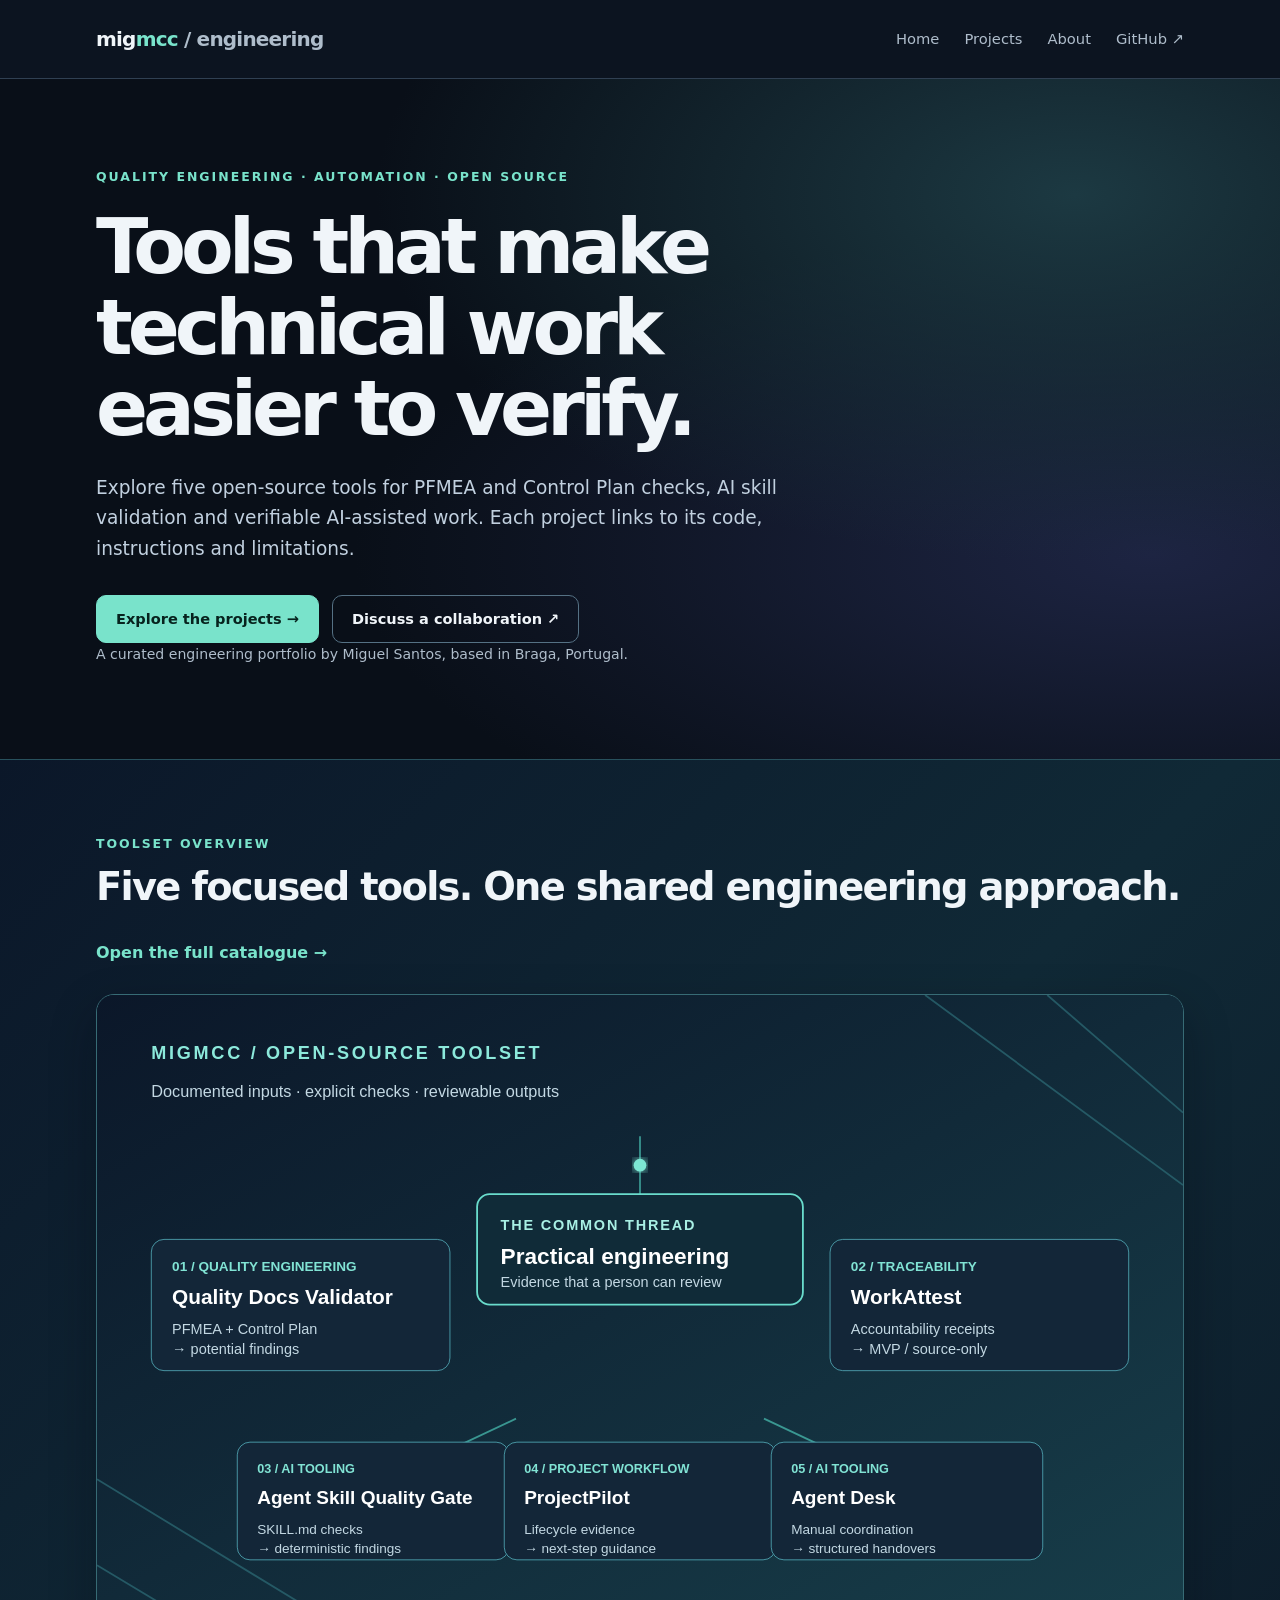
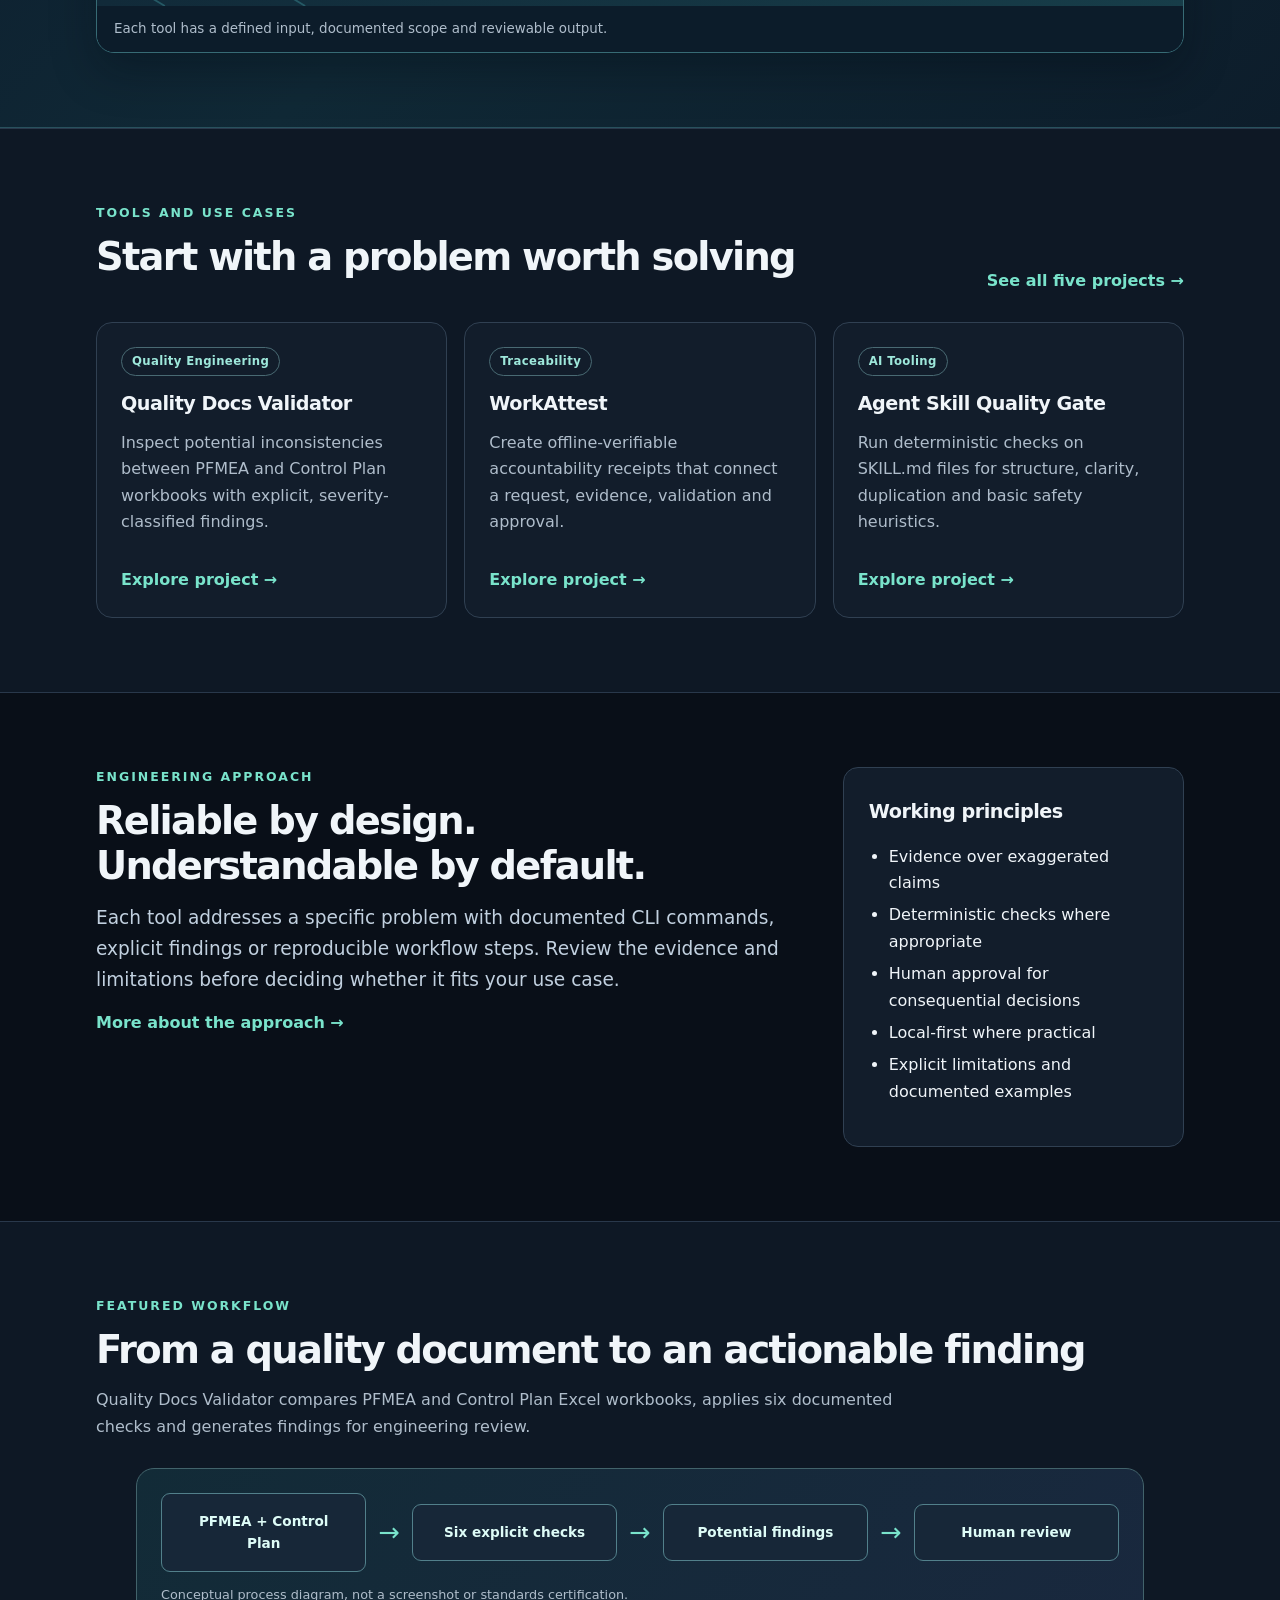
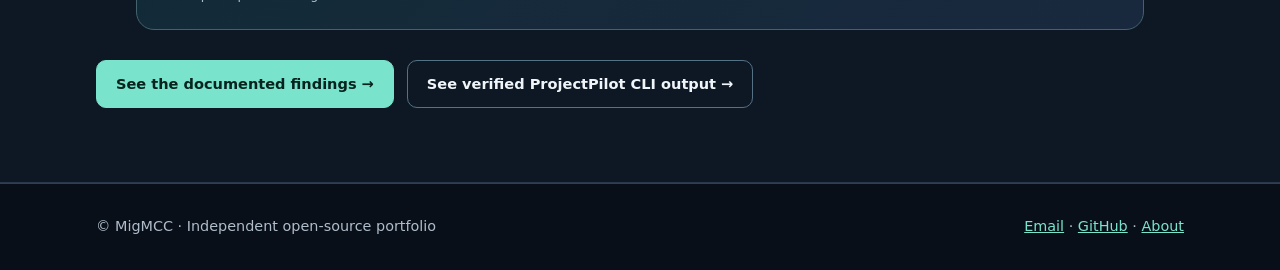
<file: index.html>
<!doctype html><html lang="en"><head><meta charset="utf-8"><meta name="viewport" content="width=device-width,initial-scale=1"><meta name="theme-color" content="#090f18"><meta name="description" content="Five open-source tools for PFMEA and Control Plan checks, AI skill quality and verifiable AI-assisted work."><meta name="robots" content="index,follow"><meta property="og:title" content="Tools that make technical work easier to verify."><meta property="og:description" content="Five open-source tools for PFMEA and Control Plan checks, AI skill quality and verifiable AI-assisted work."><meta property="og:type" content="website"><title>Tools that make technical work easier to verify. | MigMCC</title><link rel="stylesheet" href="assets/site.css"><link rel="stylesheet" href="assets/overview.css"><link rel="canonical" href="https://migmcc.github.io/"><meta property="og:url" content="https://migmcc.github.io/"><meta property="og:site_name" content="MigMCC Engineering"><script type="application/ld+json">{"@context":"https://schema.org","@type":"WebSite","name":"MigMCC Engineering","url":"https://migmcc.github.io/","description":"Engineering quality, open-source Python tools and governed AI workflows","author":{"@type":"Person","name":"Miguel Santos","url":"https://github.com/migmcc"}}</script><meta property="og:image" content="https://migmcc.github.io/assets/og-card.png"><meta property="og:image:width" content="1200"><meta property="og:image:height" content="630"><meta property="og:image:alt" content="MigMCC: tools that make technical work easier to verify"><meta name="twitter:card" content="summary_large_image"></head><body><a class="skip" href="#main">Skip to content</a><header class="nav"><nav class="wrap nav-inner" aria-label="Main navigation"><a class="brand" href="index.html">mig<i>mcc</i><span class="muted"> / engineering</span></a><div class="menu"><a href="index.html">Home</a><a href="projects/index.html">Projects</a><a href="about/index.html">About</a><a href="https://github.com/migmcc" rel="noopener noreferrer">GitHub ↗</a></div></nav></header><main id="main"><section class="hero"><div class="wrap"><div class="eyebrow">Quality Engineering · Automation · Open Source</div><h1>Tools that make technical work<br>easier to verify.</h1><p class="lead">Explore five open-source tools for PFMEA and Control Plan checks, AI skill validation and verifiable AI-assisted work. Each project links to its code, instructions and limitations.</p><div class="actions"><a class="button primary" href="projects/index.html">Explore the projects →</a><a class="button" href="mailto:migmcc@gmail.com?subject=Open-source%20collaboration">Discuss a collaboration ↗</a></div><p class="muted small">A curated engineering portfolio by Miguel Santos, based in Braga, Portugal.</p></div></section><section class="section project-system" aria-labelledby="toolset-overview"><div class="wrap"><div class="section-head"><div><div class="eyebrow">Toolset overview</div><h2 id="toolset-overview">Five focused tools. One shared engineering approach.</h2></div><a class="link" href="projects/index.html">Open the full catalogue →</a></div><figure class="project-map"><img src="assets/projects-overview.svg" width="1200" height="675" loading="lazy" decoding="async" alt="Five connected MigMCC projects: quality documents, AI-assisted work traceability, agent skills, project lifecycle and local AI coordination."><figcaption>Each tool has a defined input, documented scope and reviewable output.</figcaption></figure><div class="project-map-mobile"><a href="projects/quality-docs-validator/index.html"><strong>Quality Docs Validator</strong><span>PFMEA and Control Plan findings</span></a><a href="projects/workattest/index.html"><strong>WorkAttest</strong><span>Accountability receipts — MVP / source-only</span></a><a href="projects/agent-skill-quality-gate/index.html"><strong>Agent Skill Quality Gate</strong><span>Deterministic SKILL.md checks</span></a><a href="projects/project-pilot/index.html"><strong>ProjectPilot</strong><span>Lifecycle state and approval gates</span></a><a href="projects/AgentDesk/index.html"><strong>Agent Desk</strong><span>Local coordination and handovers</span></a></div></div></section><section class="section alt"><div class="wrap"><div class="section-head"><div><div class="eyebrow">Tools and use cases</div><h2>Start with a problem worth solving</h2></div><a class="link" href="projects/index.html">See all five projects →</a></div><div class="grid"><article class="card" data-title="quality docs validator quality engineering inspect potential inconsistencies between pfmea and control plan workbooks with explicit, severity-classified findings. python pfmea control plan"><div><span class="tag">Quality Engineering</span></div><h3>Quality Docs Validator</h3><p>Inspect potential inconsistencies between PFMEA and Control Plan workbooks with explicit, severity-classified findings.</p><a class="link" href="projects/quality-docs-validator/index.html" aria-label="Explore Quality Docs Validator">Explore project →</a></article><article class="card" data-title="workattest ai-assisted work traceability create offline-verifiable accountability receipts that connect a request, evidence, validation and approval. python ed25519 local-first"><div><span class="tag">Traceability</span></div><h3>WorkAttest</h3><p>Create offline-verifiable accountability receipts that connect a request, evidence, validation and approval.</p><a class="link" href="projects/workattest/index.html" aria-label="Explore WorkAttest">Explore project →</a></article><article class="card" data-title="agent skill quality gate ai tooling run deterministic checks on skill.md files for structure, clarity, duplication and basic safety heuristics. ai agents skill.md ci"><div><span class="tag">AI Tooling</span></div><h3>Agent Skill Quality Gate</h3><p>Run deterministic checks on SKILL.md files for structure, clarity, duplication and basic safety heuristics.</p><a class="link" href="projects/agent-skill-quality-gate/index.html" aria-label="Explore Agent Skill Quality Gate">Explore project →</a></article></div></div></section><section class="section"><div class="wrap wide"><div><div class="eyebrow">Engineering approach</div><h2>Reliable by design. Understandable by default.</h2><p class="lead">Each tool addresses a specific problem with documented CLI commands, explicit findings or reproducible workflow steps. Review the evidence and limitations before deciding whether it fits your use case.</p><a class="link" href="about/index.html">More about the approach →</a></div><aside class="panel"><h3>Working principles</h3><ul><li>Evidence over exaggerated claims</li><li>Deterministic checks where appropriate</li><li>Human approval for consequential decisions</li><li>Local-first where practical</li><li>Explicit limitations and documented examples</li></ul></aside></div></section><section class="section alt"><div class="wrap"><div class="eyebrow">Featured workflow</div><h2>From a quality document to an actionable finding</h2><p class="muted detail">Quality Docs Validator compares PFMEA and Control Plan Excel workbooks, applies six documented checks and generates findings for engineering review.</p><figure class="visual"><div class="pipe"><div class="node">PFMEA + Control Plan</div><span class="arrow" aria-hidden="true">→</span><div class="node">Six explicit checks</div><span class="arrow" aria-hidden="true">→</span><div class="node">Potential findings</div><span class="arrow" aria-hidden="true">→</span><div class="node">Human review</div></div><figcaption>Conceptual process diagram, not a screenshot or standards certification.</figcaption></figure><div class="actions"><a class="button primary" href="projects/quality-docs-validator/index.html#sample-evidence">See the documented findings →</a><a class="button" href="projects/project-pilot/index.html#verified-demo">See verified ProjectPilot CLI output →</a></div></div></section></main><footer class="footer"><div class="wrap flex"><span>© MigMCC · Independent open-source portfolio</span><span><a href="mailto:migmcc@gmail.com">Email</a> · <a href="https://github.com/migmcc">GitHub</a> · <a href="about/index.html">About</a></span></div></footer></body></html>
</file>
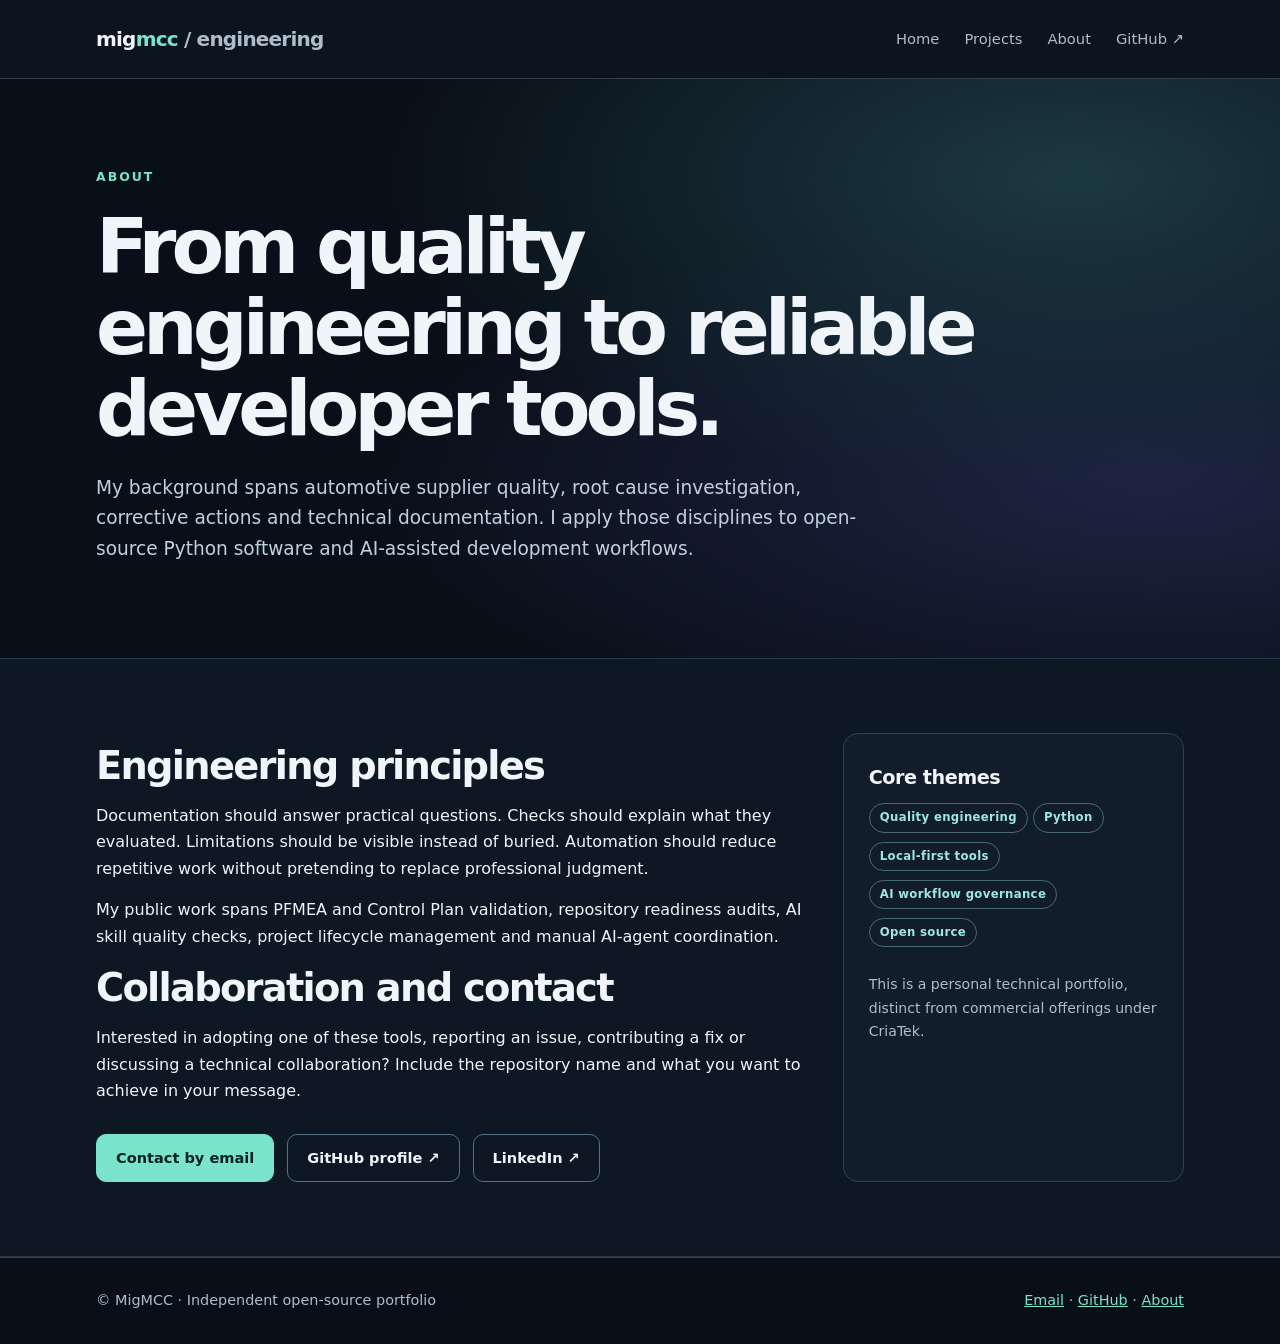
<file: about/index.html>
<!doctype html><html lang="en"><head><meta charset="utf-8"><meta name="viewport" content="width=device-width,initial-scale=1"><meta name="theme-color" content="#090f18"><meta name="description" content="Background and engineering principles behind MigMCC's open-source tooling."><meta name="robots" content="index,follow"><meta property="og:title" content="About"><meta property="og:description" content="Background and engineering principles behind MigMCC's open-source tooling."><meta property="og:type" content="website"><title>About | MigMCC</title><link rel="stylesheet" href="../assets/site.css"><link rel="canonical" href="https://migmcc.github.io/about/"><meta property="og:url" content="https://migmcc.github.io/about/"><meta property="og:site_name" content="MigMCC Engineering"><meta property="og:image" content="https://migmcc.github.io/assets/og-card.png"><meta property="og:image:width" content="1200"><meta property="og:image:height" content="630"><meta property="og:image:alt" content="MigMCC: tools that make technical work easier to verify"><meta name="twitter:card" content="summary_large_image"></head><body><a class="skip" href="#main">Skip to content</a><header class="nav"><nav class="wrap nav-inner" aria-label="Main navigation"><a class="brand" href="../index.html">mig<i>mcc</i><span class="muted"> / engineering</span></a><div class="menu"><a href="../index.html">Home</a><a href="../projects/index.html">Projects</a><a href="../about/index.html">About</a><a href="https://github.com/migmcc" rel="noopener noreferrer">GitHub ↗</a></div></nav></header><main id="main"><section class="hero"><div class="wrap"><div class="eyebrow">About</div><h1>From quality engineering to reliable developer tools.</h1><p class="lead">My background spans automotive supplier quality, root cause investigation, corrective actions and technical documentation. I apply those disciplines to open-source Python software and AI-assisted development workflows.</p></div></section><section class="section alt"><div class="wrap wide"><div><h2>Engineering principles</h2><p>Documentation should answer practical questions. Checks should explain what they evaluated. Limitations should be visible instead of buried. Automation should reduce repetitive work without pretending to replace professional judgment.</p><p>My public work spans PFMEA and Control Plan validation, repository readiness audits, AI skill quality checks, project lifecycle management and manual AI-agent coordination.</p><h2>Collaboration and contact</h2><p>Interested in adopting one of these tools, reporting an issue, contributing a fix or discussing a technical collaboration? Include the repository name and what you want to achieve in your message.</p><div class="actions"><a class="button primary" href="mailto:migmcc@gmail.com">Contact by email</a><a class="button" href="https://github.com/migmcc">GitHub profile ↗</a><a class="button" href="https://www.linkedin.com/in/miguelavs">LinkedIn ↗</a></div></div><aside class="panel"><h3>Core themes</h3><span class="tag">Quality engineering</span><span class="tag">Python</span><span class="tag">Local-first tools</span><span class="tag">AI workflow governance</span><span class="tag">Open source</span><p class="small muted" style="margin-top:17px">This is a personal technical portfolio, distinct from commercial offerings under CriaTek.</p></aside></div></section></main><footer class="footer"><div class="wrap flex"><span>© MigMCC · Independent open-source portfolio</span><span><a href="mailto:migmcc@gmail.com">Email</a> · <a href="https://github.com/migmcc">GitHub</a> · <a href="../about/index.html">About</a></span></div></footer></body></html>
</file>
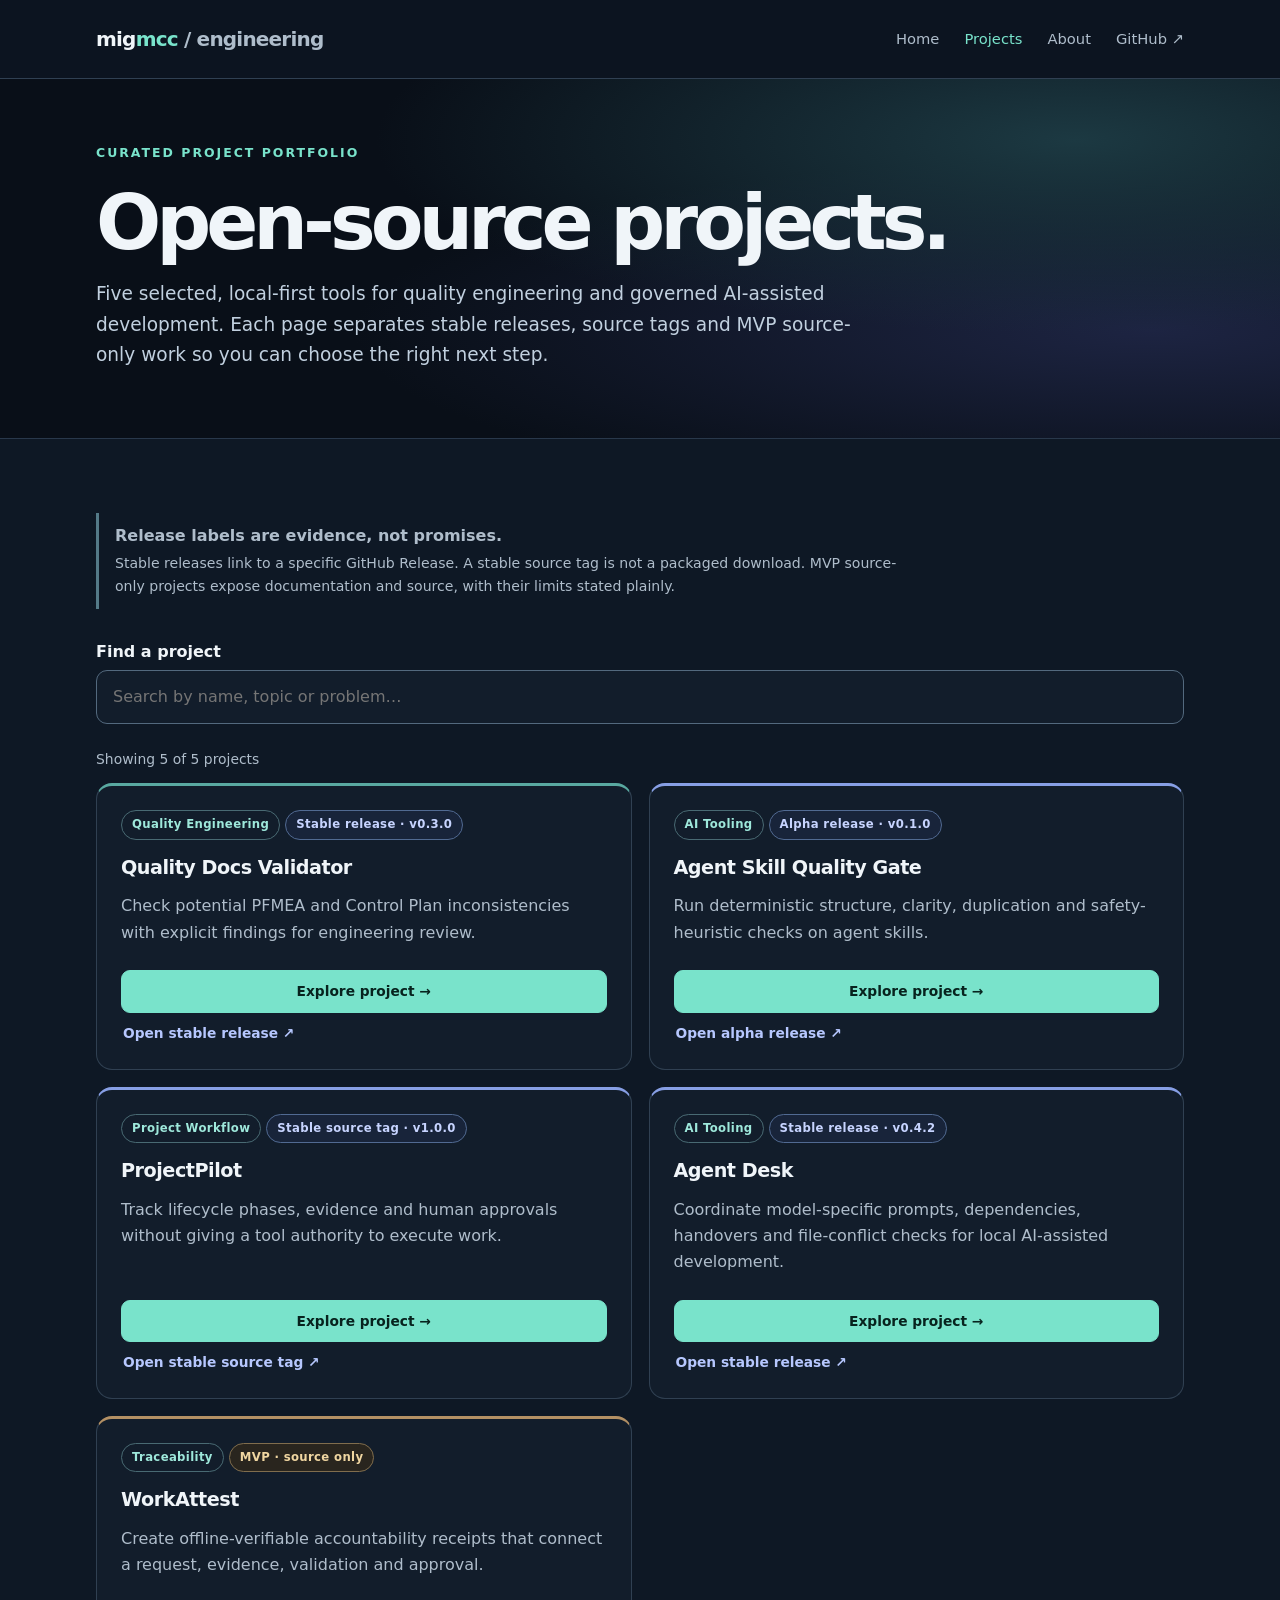
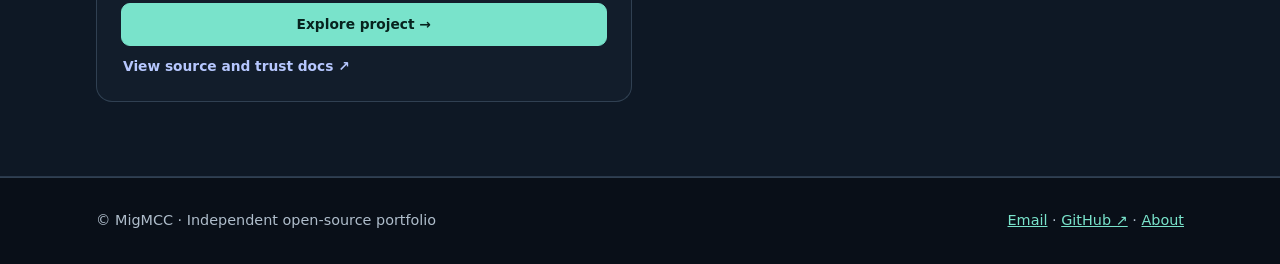
<file: projects/index.html>
<!doctype html><html lang="en"><head><meta charset="utf-8"><meta name="viewport" content="width=device-width,initial-scale=1"><meta name="theme-color" content="#090f18"><meta name="description" content="Explore five selected, local-first open-source tools for engineering quality and governed AI-assisted development."><meta name="robots" content="index,follow"><meta property="og:title" content="Projects"><meta property="og:description" content="Explore five selected, local-first open-source tools for engineering quality and governed AI-assisted development."><meta property="og:type" content="website"><title>Projects | MigMCC</title><link rel="stylesheet" href="../assets/site.css"><link rel="stylesheet" href="../assets/catalog.css"><link rel="canonical" href="https://migmcc.github.io/projects/"><meta property="og:url" content="https://migmcc.github.io/projects/"><meta property="og:site_name" content="MigMCC Engineering"><meta property="og:image" content="https://migmcc.github.io/assets/og-card.png"><meta property="og:image:width" content="1200"><meta property="og:image:height" content="630"><meta property="og:image:alt" content="MigMCC: tools that make technical work easier to verify"><meta name="twitter:card" content="summary_large_image"></head><body><a class="skip" href="#main">Skip to content</a><header class="nav"><nav class="wrap nav-inner" aria-label="Main navigation"><a class="brand" href="../index.html">mig<i>mcc</i><span class="muted"> / engineering</span></a><div class="menu"><a href="../index.html">Home</a><a href="../projects/index.html" aria-current="page">Projects</a><a href="../about/index.html">About</a><a href="https://github.com/migmcc" rel="noopener noreferrer">GitHub ↗</a></div></nav></header><main id="main"><section class="hero"><div class="wrap"><div class="eyebrow">Curated project portfolio</div><h1>Open-source projects.</h1><p class="lead">Five selected, local-first tools for quality engineering and governed AI-assisted development. Each page separates stable releases, source tags and MVP source-only work so you can choose the right next step.</p></div></section><section class="section alt"><div class="wrap"><div class="panel"><strong>Release labels are evidence, not promises.</strong><p class="small muted">Stable releases link to a specific GitHub Release. A stable source tag is not a packaged download. MVP source-only projects expose documentation and source, with their limits stated plainly.</p></div><label for="project-search"><strong>Find a project</strong></label><input id="project-search" class="filter" type="search" placeholder="Search by name, topic or problem…" autocomplete="off" aria-describedby="result-count"><p class="counter" id="result-count" aria-live="polite">Showing 5 projects</p><div class="grid cards2" id="project-grid"><article class="card" data-slug="quality-docs-validator"><div><span class="tag">Quality Engineering</span><span class="status">Stable release · v0.3.0</span></div><h3>Quality Docs Validator</h3><p>Check potential PFMEA and Control Plan inconsistencies with explicit findings for engineering review.</p><a class="link" href="../projects/quality-docs-validator/index.html" aria-label="Explore Quality Docs Validator">Explore project →</a><a class="link" href="https://github.com/migmcc/quality-docs-validator/releases/tag/v0.3.0" rel="noopener noreferrer">Open stable release ↗</a></article><article class="card" data-slug="agent-skill-quality-gate"><div><span class="tag">AI Tooling</span><span class="status">Alpha release · v0.1.0</span></div><h3>Agent Skill Quality Gate</h3><p>Run deterministic structure, clarity, duplication and safety-heuristic checks on agent skills.</p><a class="link" href="../projects/agent-skill-quality-gate/index.html" aria-label="Explore Agent Skill Quality Gate">Explore project →</a><a class="link" href="https://github.com/migmcc/agent-skill-quality-gate/releases/tag/v0.1.0" rel="noopener noreferrer">Open alpha release ↗</a></article><article class="card" data-slug="project-pilot"><div><span class="tag">Project Workflow</span><span class="status">Stable source tag · v1.0.0</span></div><h3>ProjectPilot</h3><p>Track lifecycle phases, evidence and human approvals without giving a tool authority to execute work.</p><a class="link" href="../projects/project-pilot/index.html" aria-label="Explore ProjectPilot">Explore project →</a><a class="link" href="https://github.com/migmcc/project-pilot/tree/v1.0.0" rel="noopener noreferrer">Open stable source tag ↗</a></article><article class="card" data-slug="AgentDesk"><div><span class="tag">AI Tooling</span><span class="status">Stable release · v0.4.2</span></div><h3>Agent Desk</h3><p>Coordinate model-specific prompts, dependencies, handovers and file-conflict checks for local AI-assisted development.</p><a class="link" href="../projects/AgentDesk/index.html" aria-label="Explore Agent Desk">Explore project →</a><a class="link" href="https://github.com/migmcc/AgentDesk/releases/tag/v0.4.2" rel="noopener noreferrer">Open stable release ↗</a></article><article class="card" data-slug="workattest"><div><span class="tag">Traceability</span><span class="status source">MVP · source only</span></div><h3>WorkAttest</h3><p>Create offline-verifiable accountability receipts that connect a request, evidence, validation and approval.</p><a class="link" href="../projects/workattest/index.html" aria-label="Explore WorkAttest">Explore project →</a><a class="link" href="https://github.com/migmcc/WorkAttest" rel="noopener noreferrer">View source and trust docs ↗</a></article></div><p id="empty-results" hidden>No projects match that search. Try another term.</p></div></section></main><script src="../assets/catalog-data.js"></script><script src="../assets/catalog.js" defer></script><footer class="footer"><div class="wrap flex"><span>© MigMCC · Independent open-source portfolio</span><span><a href="mailto:migmcc@gmail.com">Email</a> · <a href="https://github.com/migmcc">GitHub ↗</a> · <a href="../about/index.html">About</a></span></div></footer></body></html>
</file>
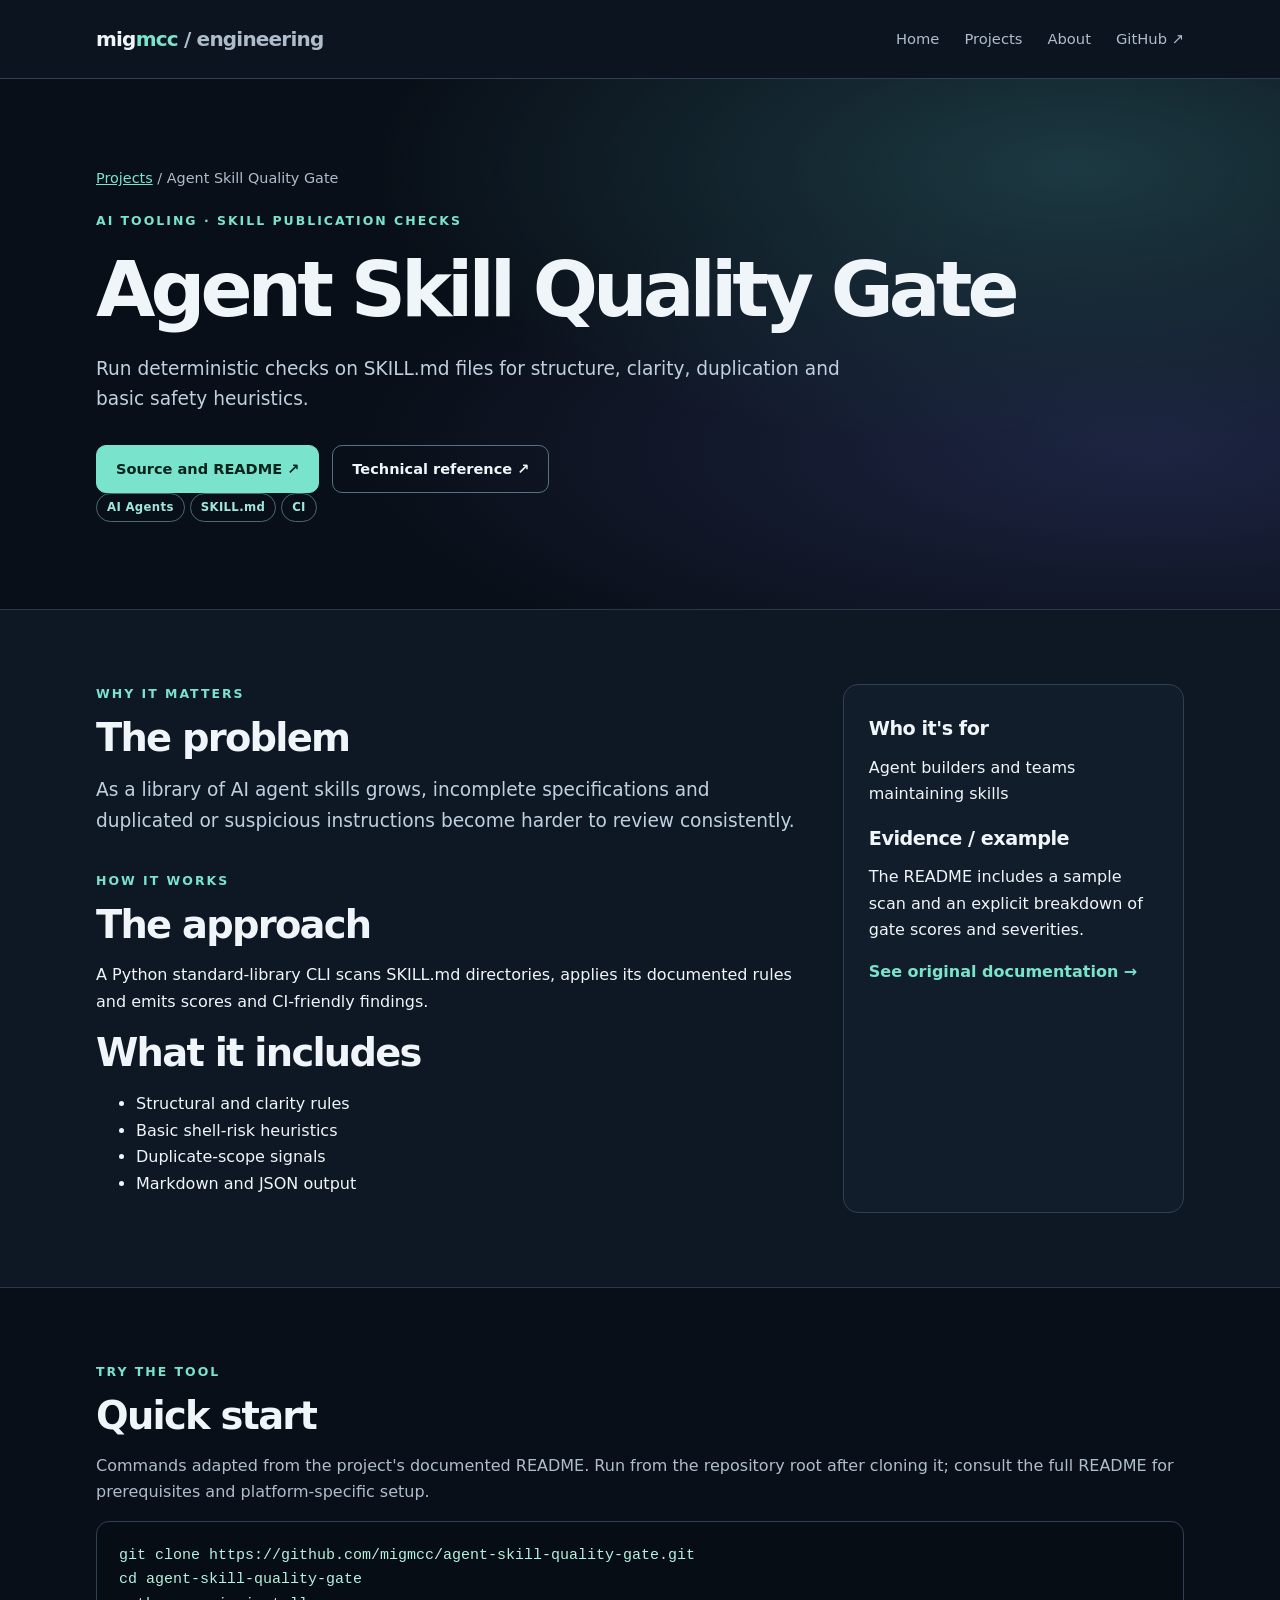
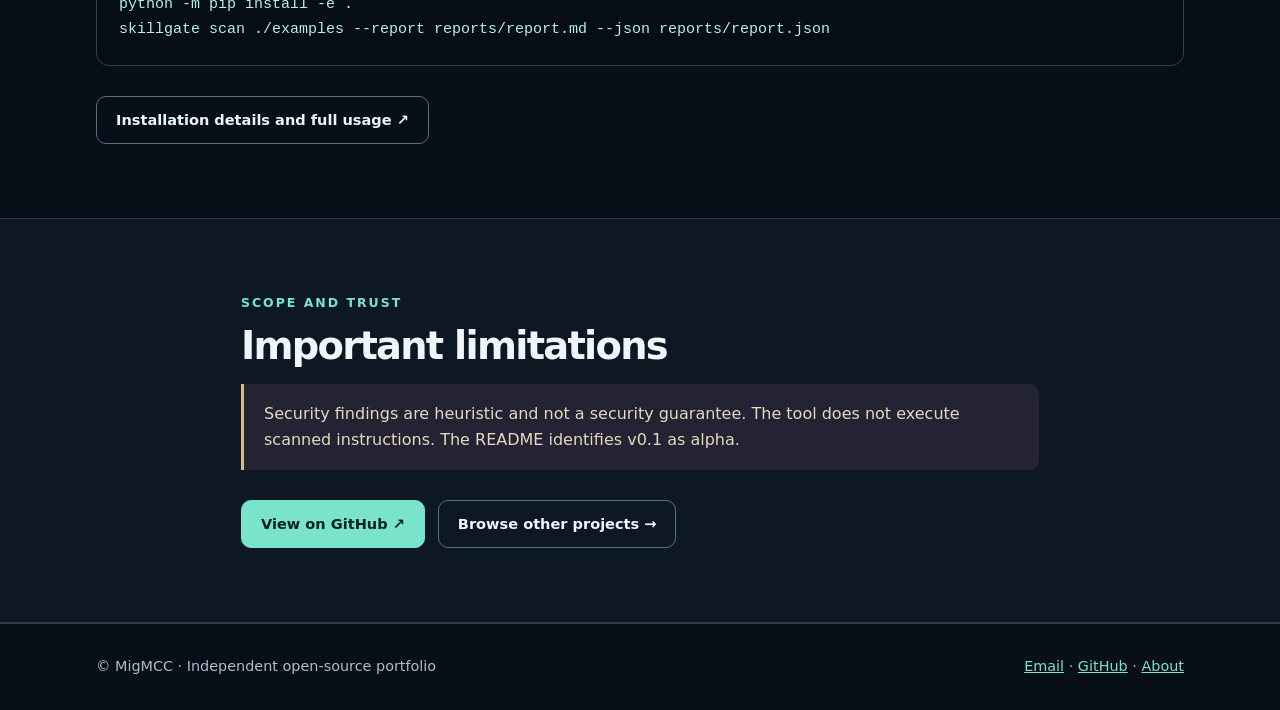
<file: projects/agent-skill-quality-gate/index.html>
<!doctype html><html lang="en"><head><meta charset="utf-8"><meta name="viewport" content="width=device-width,initial-scale=1"><meta name="theme-color" content="#090f18"><meta name="description" content="Run deterministic checks on SKILL.md files for structure, clarity, duplication and basic safety heuristics."><meta name="robots" content="index,follow"><meta property="og:title" content="Agent Skill Quality Gate"><meta property="og:description" content="Run deterministic checks on SKILL.md files for structure, clarity, duplication and basic safety heuristics."><meta property="og:type" content="website"><title>Agent Skill Quality Gate | MigMCC</title><link rel="stylesheet" href="../../assets/site.css"><link rel="canonical" href="https://migmcc.github.io/projects/agent-skill-quality-gate/"><meta property="og:url" content="https://migmcc.github.io/projects/agent-skill-quality-gate/"><meta property="og:site_name" content="MigMCC Engineering"><meta property="og:image" content="https://migmcc.github.io/assets/og-card.png"><meta property="og:image:width" content="1200"><meta property="og:image:height" content="630"><meta property="og:image:alt" content="MigMCC: tools that make technical work easier to verify"><meta name="twitter:card" content="summary_large_image"></head><body><a class="skip" href="#main">Skip to content</a><header class="nav"><nav class="wrap nav-inner" aria-label="Main navigation"><a class="brand" href="../../index.html">mig<i>mcc</i><span class="muted"> / engineering</span></a><div class="menu"><a href="../../index.html">Home</a><a href="../../projects/index.html">Projects</a><a href="../../about/index.html">About</a><a href="https://github.com/migmcc" rel="noopener noreferrer">GitHub ↗</a></div></nav></header><main id="main"><section class="hero"><div class="wrap"><div class="breadcrumb"><a href="../index.html">Projects</a> / Agent Skill Quality Gate</div><div class="eyebrow">AI Tooling · Skill publication checks</div><h1>Agent Skill Quality Gate</h1><p class="lead">Run deterministic checks on SKILL.md files for structure, clarity, duplication and basic safety heuristics.</p><div class="actions"><a class="button primary" href="https://github.com/migmcc/agent-skill-quality-gate" rel="noopener noreferrer">Source and README ↗</a><a class="button" href="https://github.com/migmcc/agent-skill-quality-gate/blob/main/SECURITY.md" rel="noopener noreferrer">Technical reference ↗</a></div><span class="tag">AI Agents</span><span class="tag">SKILL.md</span><span class="tag">CI</span></div></section><section class="section alt"><div class="wrap wide"><div><div class="eyebrow">Why it matters</div><h2>The problem</h2><p class="lead">As a library of AI agent skills grows, incomplete specifications and duplicated or suspicious instructions become harder to review consistently.</p><div class="eyebrow" style="margin-top:35px">How it works</div><h2>The approach</h2><p>A Python standard-library CLI scans SKILL.md directories, applies its documented rules and emits scores and CI-friendly findings.</p><h2>What it includes</h2><ul><li>Structural and clarity rules</li><li>Basic shell-risk heuristics</li><li>Duplicate-scope signals</li><li>Markdown and JSON output</li></ul></div><aside class="panel"><h3>Who it's for</h3><p>Agent builders and teams maintaining skills</p><h3>Evidence / example</h3><p>The README includes a sample scan and an explicit breakdown of gate scores and severities.</p><p><a class="link" href="https://github.com/migmcc/agent-skill-quality-gate">See original documentation →</a></p></aside></div></section><section class="section"><div class="wrap"><div class="eyebrow">Try the tool</div><h2>Quick start</h2><p class="muted">Commands adapted from the project's documented README. Run from the repository root after cloning it; consult the full README for prerequisites and platform-specific setup.</p><pre class="code"><code>git clone https://github.com/migmcc/agent-skill-quality-gate.git
cd agent-skill-quality-gate
python -m pip install -e .
skillgate scan ./examples --report reports/report.md --json reports/report.json</code></pre><div class="actions"><a class="button" href="https://github.com/migmcc/agent-skill-quality-gate">Installation details and full usage ↗</a></div></div></section><section class="section alt"><div class="wrap detail"><div class="eyebrow">Scope and trust</div><h2>Important limitations</h2><p class="notice">Security findings are heuristic and not a security guarantee. The tool does not execute scanned instructions. The README identifies v0.1 as alpha.</p><div class="actions"><a class="button primary" href="https://github.com/migmcc/agent-skill-quality-gate">View on GitHub ↗</a><a class="button" href="../index.html">Browse other projects →</a></div></div></section></main><footer class="footer"><div class="wrap flex"><span>© MigMCC · Independent open-source portfolio</span><span><a href="mailto:migmcc@gmail.com">Email</a> · <a href="https://github.com/migmcc">GitHub</a> · <a href="../../about/index.html">About</a></span></div></footer></body></html>
</file>
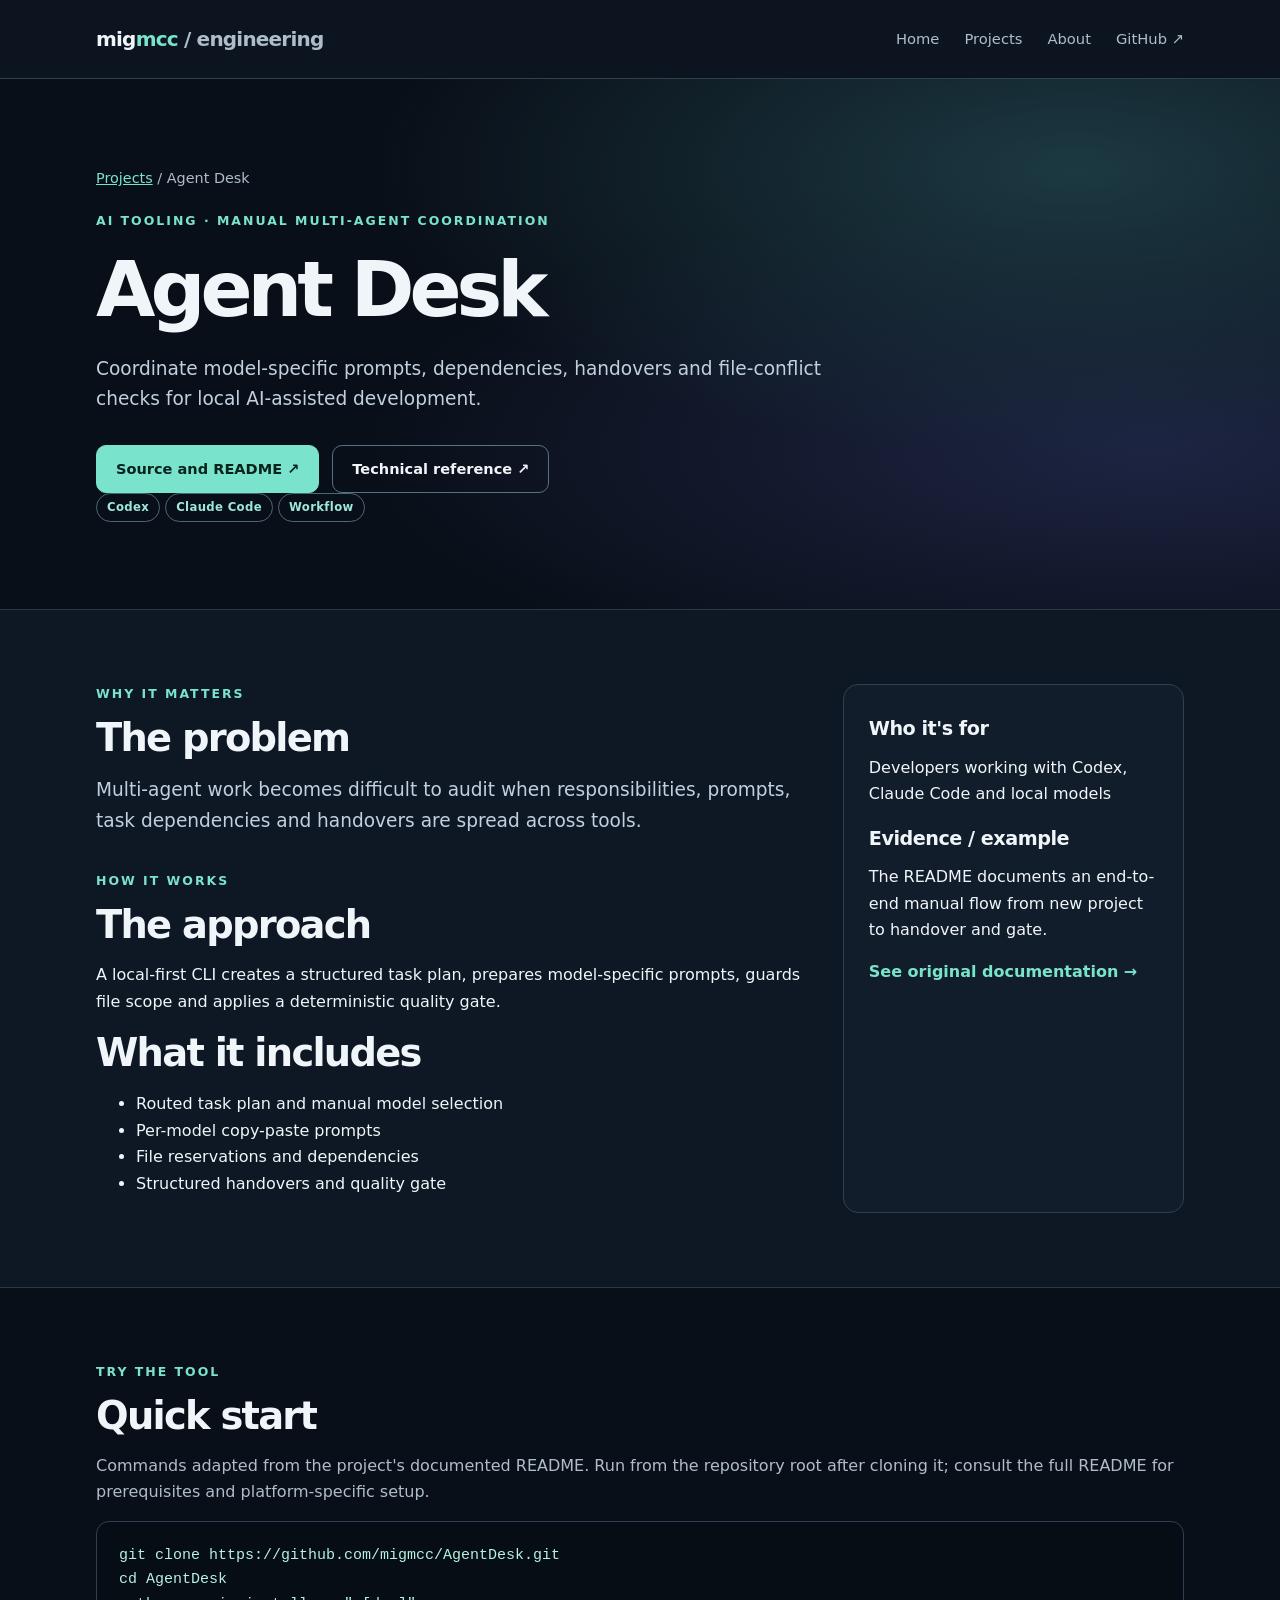
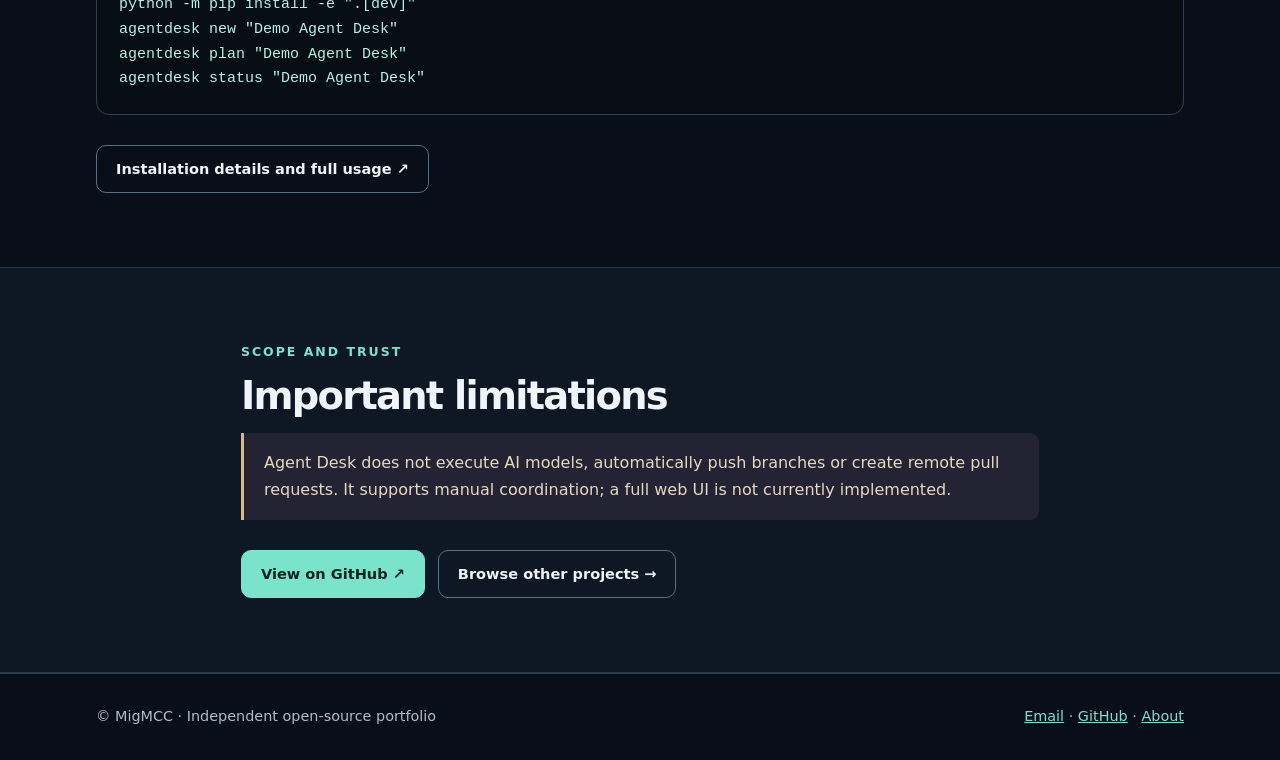
<file: projects/AgentDesk/index.html>
<!doctype html><html lang="en"><head><meta charset="utf-8"><meta name="viewport" content="width=device-width,initial-scale=1"><meta name="theme-color" content="#090f18"><meta name="description" content="Coordinate model-specific prompts, dependencies, handovers and file-conflict checks for local AI-assisted development."><meta name="robots" content="index,follow"><meta property="og:title" content="Agent Desk"><meta property="og:description" content="Coordinate model-specific prompts, dependencies, handovers and file-conflict checks for local AI-assisted development."><meta property="og:type" content="website"><title>Agent Desk | MigMCC</title><link rel="stylesheet" href="../../assets/site.css"><link rel="canonical" href="https://migmcc.github.io/projects/AgentDesk/"><meta property="og:url" content="https://migmcc.github.io/projects/AgentDesk/"><meta property="og:site_name" content="MigMCC Engineering"><meta property="og:image" content="https://migmcc.github.io/assets/og-card.png"><meta property="og:image:width" content="1200"><meta property="og:image:height" content="630"><meta property="og:image:alt" content="MigMCC: tools that make technical work easier to verify"><meta name="twitter:card" content="summary_large_image"></head><body><a class="skip" href="#main">Skip to content</a><header class="nav"><nav class="wrap nav-inner" aria-label="Main navigation"><a class="brand" href="../../index.html">mig<i>mcc</i><span class="muted"> / engineering</span></a><div class="menu"><a href="../../index.html">Home</a><a href="../../projects/index.html">Projects</a><a href="../../about/index.html">About</a><a href="https://github.com/migmcc" rel="noopener noreferrer">GitHub ↗</a></div></nav></header><main id="main"><section class="hero"><div class="wrap"><div class="breadcrumb"><a href="../index.html">Projects</a> / Agent Desk</div><div class="eyebrow">AI Tooling · Manual multi-agent coordination</div><h1>Agent Desk</h1><p class="lead">Coordinate model-specific prompts, dependencies, handovers and file-conflict checks for local AI-assisted development.</p><div class="actions"><a class="button primary" href="https://github.com/migmcc/AgentDesk" rel="noopener noreferrer">Source and README ↗</a><a class="button" href="https://github.com/migmcc/AgentDesk/blob/main/docs/quickstart.md" rel="noopener noreferrer">Technical reference ↗</a></div><span class="tag">Codex</span><span class="tag">Claude Code</span><span class="tag">Workflow</span></div></section><section class="section alt"><div class="wrap wide"><div><div class="eyebrow">Why it matters</div><h2>The problem</h2><p class="lead">Multi-agent work becomes difficult to audit when responsibilities, prompts, task dependencies and handovers are spread across tools.</p><div class="eyebrow" style="margin-top:35px">How it works</div><h2>The approach</h2><p>A local-first CLI creates a structured task plan, prepares model-specific prompts, guards file scope and applies a deterministic quality gate.</p><h2>What it includes</h2><ul><li>Routed task plan and manual model selection</li><li>Per-model copy-paste prompts</li><li>File reservations and dependencies</li><li>Structured handovers and quality gate</li></ul></div><aside class="panel"><h3>Who it's for</h3><p>Developers working with Codex, Claude Code and local models</p><h3>Evidence / example</h3><p>The README documents an end-to-end manual flow from new project to handover and gate.</p><p><a class="link" href="https://github.com/migmcc/AgentDesk">See original documentation →</a></p></aside></div></section><section class="section"><div class="wrap"><div class="eyebrow">Try the tool</div><h2>Quick start</h2><p class="muted">Commands adapted from the project's documented README. Run from the repository root after cloning it; consult the full README for prerequisites and platform-specific setup.</p><pre class="code"><code>git clone https://github.com/migmcc/AgentDesk.git
cd AgentDesk
python -m pip install -e &quot;.[dev]&quot;
agentdesk new &quot;Demo Agent Desk&quot;
agentdesk plan &quot;Demo Agent Desk&quot;
agentdesk status &quot;Demo Agent Desk&quot;</code></pre><div class="actions"><a class="button" href="https://github.com/migmcc/AgentDesk">Installation details and full usage ↗</a></div></div></section><section class="section alt"><div class="wrap detail"><div class="eyebrow">Scope and trust</div><h2>Important limitations</h2><p class="notice">Agent Desk does not execute AI models, automatically push branches or create remote pull requests. It supports manual coordination; a full web UI is not currently implemented.</p><div class="actions"><a class="button primary" href="https://github.com/migmcc/AgentDesk">View on GitHub ↗</a><a class="button" href="../index.html">Browse other projects →</a></div></div></section></main><footer class="footer"><div class="wrap flex"><span>© MigMCC · Independent open-source portfolio</span><span><a href="mailto:migmcc@gmail.com">Email</a> · <a href="https://github.com/migmcc">GitHub</a> · <a href="../../about/index.html">About</a></span></div></footer></body></html>
</file>
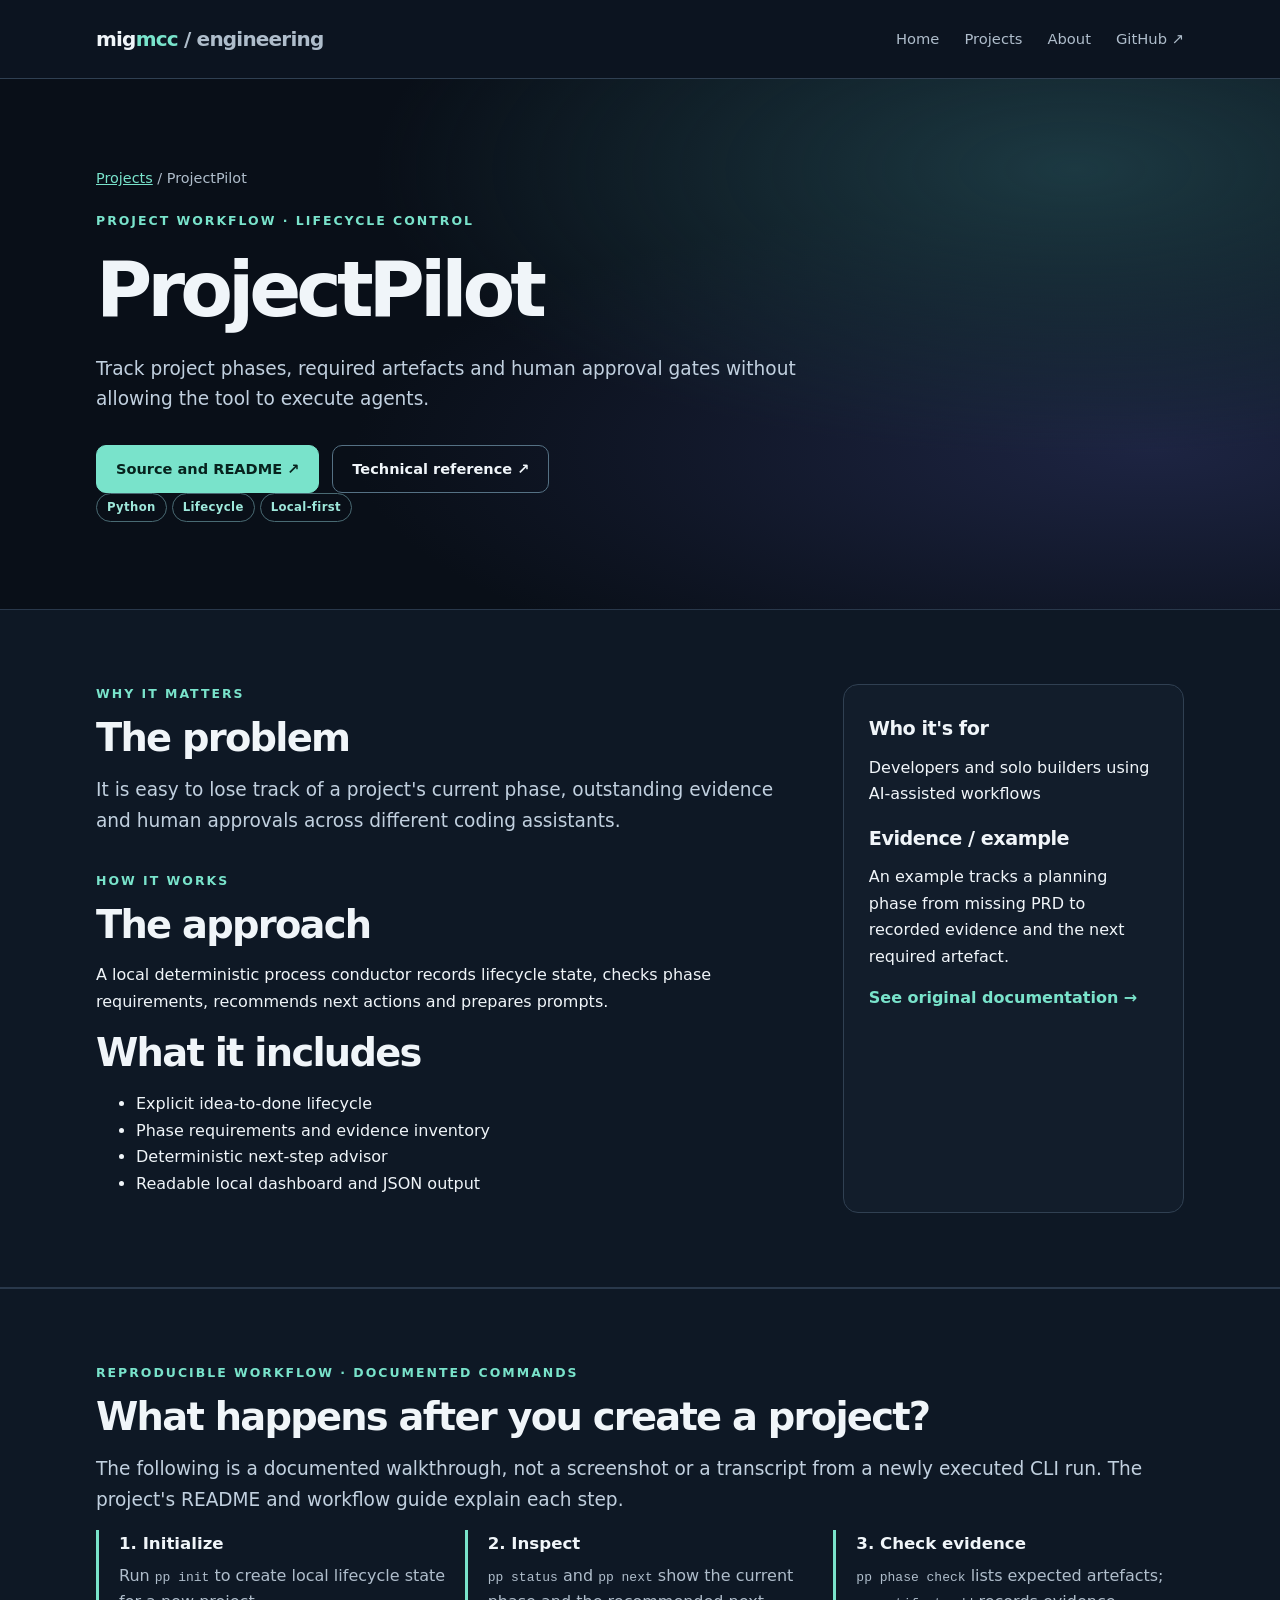
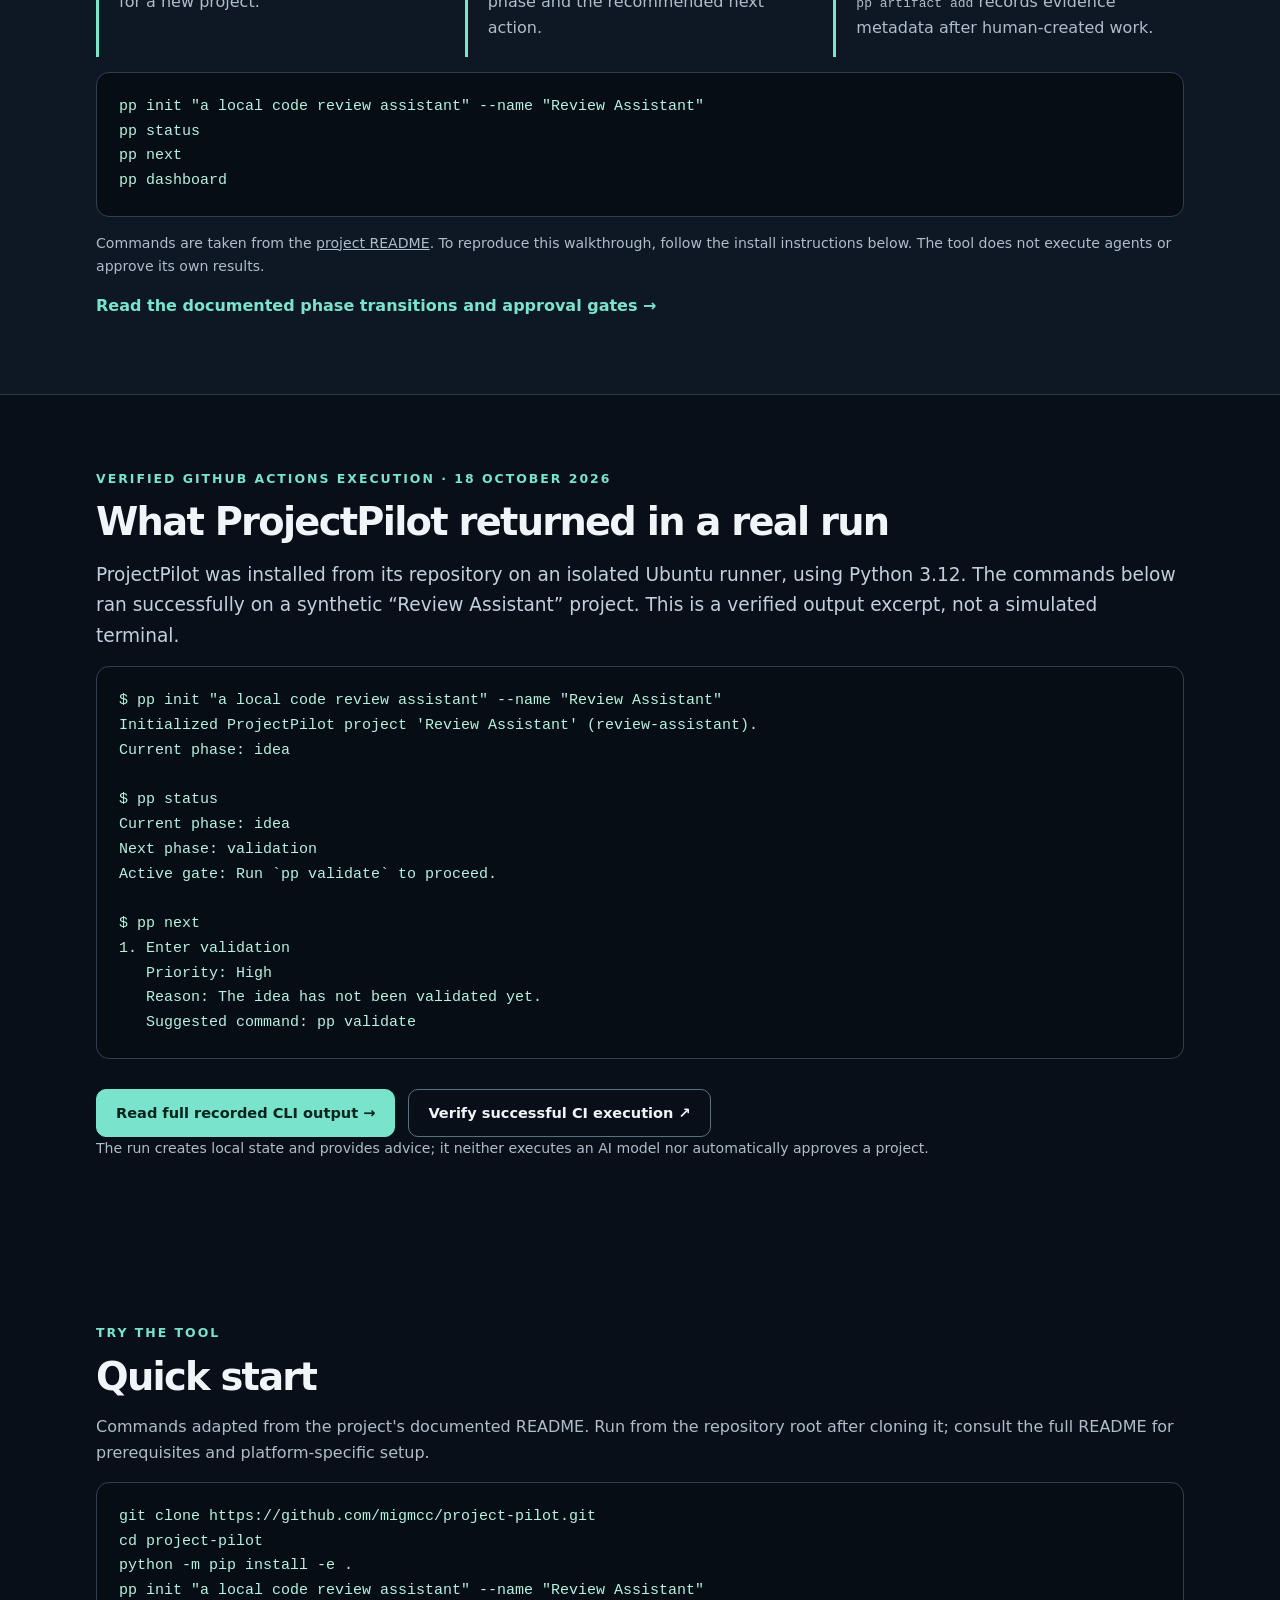
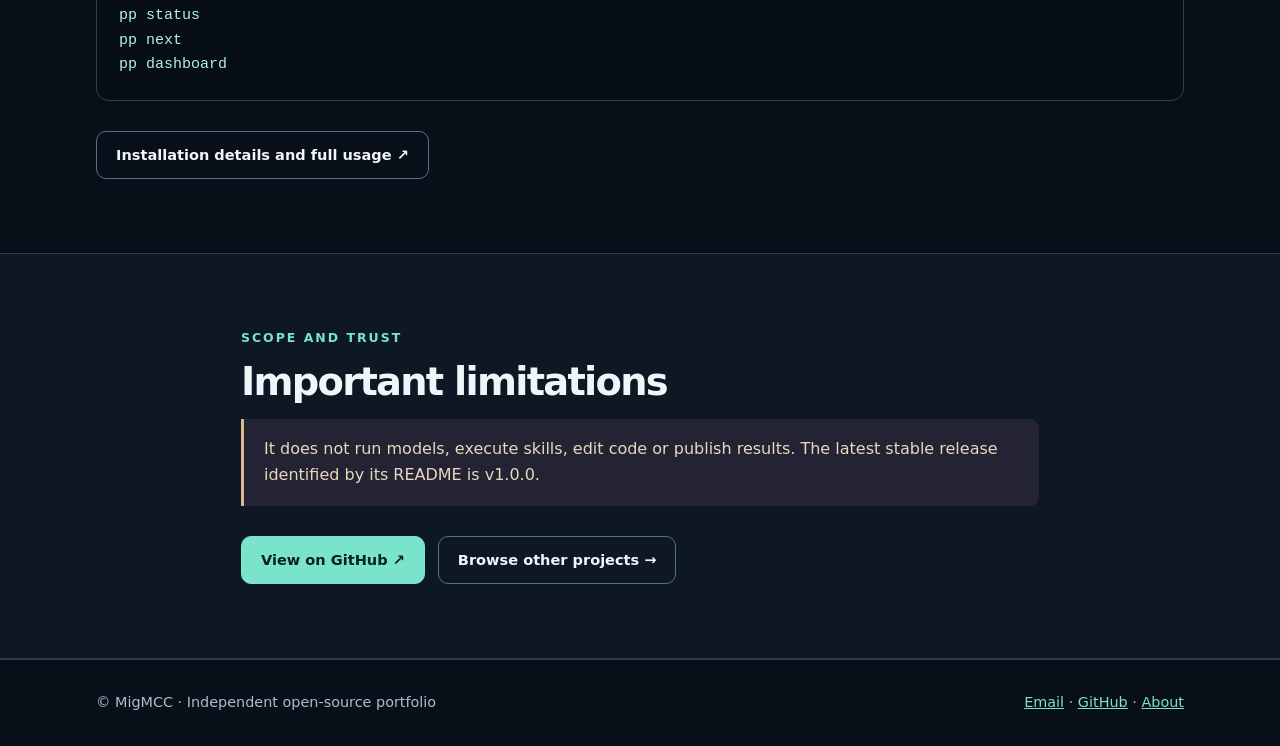
<file: projects/project-pilot/index.html>
<!doctype html><html lang="en"><head><meta charset="utf-8"><meta name="viewport" content="width=device-width,initial-scale=1"><meta name="theme-color" content="#090f18"><meta name="description" content="Track project phases, required artefacts and human approval gates without allowing the tool to execute agents."><meta name="robots" content="index,follow"><meta property="og:title" content="ProjectPilot"><meta property="og:description" content="Track project phases, required artefacts and human approval gates without allowing the tool to execute agents."><meta property="og:type" content="website"><title>ProjectPilot | MigMCC</title><link rel="stylesheet" href="../../assets/site.css"><link rel="canonical" href="https://migmcc.github.io/projects/project-pilot/"><meta property="og:url" content="https://migmcc.github.io/projects/project-pilot/"><meta property="og:site_name" content="MigMCC Engineering"><meta property="og:image" content="https://migmcc.github.io/assets/og-card.png"><meta property="og:image:width" content="1200"><meta property="og:image:height" content="630"><meta property="og:image:alt" content="MigMCC: tools that make technical work easier to verify"><meta name="twitter:card" content="summary_large_image"></head><body><a class="skip" href="#main">Skip to content</a><header class="nav"><nav class="wrap nav-inner" aria-label="Main navigation"><a class="brand" href="../../index.html">mig<i>mcc</i><span class="muted"> / engineering</span></a><div class="menu"><a href="../../index.html">Home</a><a href="../../projects/index.html">Projects</a><a href="../../about/index.html">About</a><a href="https://github.com/migmcc" rel="noopener noreferrer">GitHub ↗</a></div></nav></header><main id="main"><section class="hero"><div class="wrap"><div class="breadcrumb"><a href="../index.html">Projects</a> / ProjectPilot</div><div class="eyebrow">Project Workflow · Lifecycle control</div><h1>ProjectPilot</h1><p class="lead">Track project phases, required artefacts and human approval gates without allowing the tool to execute agents.</p><div class="actions"><a class="button primary" href="https://github.com/migmcc/project-pilot" rel="noopener noreferrer">Source and README ↗</a><a class="button" href="https://github.com/migmcc/project-pilot/blob/main/docs/workflow.md" rel="noopener noreferrer">Technical reference ↗</a></div><span class="tag">Python</span><span class="tag">Lifecycle</span><span class="tag">Local-first</span></div></section><section class="section alt"><div class="wrap wide"><div><div class="eyebrow">Why it matters</div><h2>The problem</h2><p class="lead">It is easy to lose track of a project's current phase, outstanding evidence and human approvals across different coding assistants.</p><div class="eyebrow" style="margin-top:35px">How it works</div><h2>The approach</h2><p>A local deterministic process conductor records lifecycle state, checks phase requirements, recommends next actions and prepares prompts.</p><h2>What it includes</h2><ul><li>Explicit idea-to-done lifecycle</li><li>Phase requirements and evidence inventory</li><li>Deterministic next-step advisor</li><li>Readable local dashboard and JSON output</li></ul></div><aside class="panel"><h3>Who it's for</h3><p>Developers and solo builders using AI-assisted workflows</p><h3>Evidence / example</h3><p>An example tracks a planning phase from missing PRD to recorded evidence and the next required artefact.</p><p><a class="link" href="https://github.com/migmcc/project-pilot">See original documentation →</a></p></aside></div></section><section class="section alt" id="walkthrough"><div class="wrap"><div class="eyebrow">Reproducible workflow · documented commands</div><h2>What happens after you create a project?</h2><p class="lead">The following is a documented walkthrough, not a screenshot or a transcript from a newly executed CLI run. The project's README and workflow guide explain each step.</p><div class="steps"><div class="step"><strong>1. Initialize</strong><p>Run <code>pp init</code> to create local lifecycle state for a new project.</p></div><div class="step"><strong>2. Inspect</strong><p><code>pp status</code> and <code>pp next</code> show the current phase and the recommended next action.</p></div><div class="step"><strong>3. Check evidence</strong><p><code>pp phase check</code> lists expected artefacts; <code>pp artifact add</code> records evidence metadata after human-created work.</p></div></div><pre class="code"><code>pp init "a local code review assistant" --name "Review Assistant"
pp status
pp next
pp dashboard</code></pre><p class="small muted">Commands are taken from the <a href="https://github.com/migmcc/project-pilot/blob/main/README.md">project README</a>. To reproduce this walkthrough, follow the install instructions below. The tool does not execute agents or approve its own results.</p><a class="link" href="https://github.com/migmcc/project-pilot/blob/main/docs/workflow.md">Read the documented phase transitions and approval gates →</a></div></section><section class="section" id="verified-demo"><div class="wrap"><div class="eyebrow">Verified GitHub Actions execution · 18 October 2026</div><h2>What ProjectPilot returned in a real run</h2><p class="lead">ProjectPilot was installed from its repository on an isolated Ubuntu runner, using Python 3.12. The commands below ran successfully on a synthetic “Review Assistant” project. This is a verified output excerpt, not a simulated terminal.</p><pre class="code"><code>$ pp init "a local code review assistant" --name "Review Assistant"
Initialized ProjectPilot project 'Review Assistant' (review-assistant).
Current phase: idea

$ pp status
Current phase: idea
Next phase: validation
Active gate: Run `pp validate` to proceed.

$ pp next
1. Enter validation
   Priority: High
   Reason: The idea has not been validated yet.
   Suggested command: pp validate</code></pre><div class="actions"><a class="button primary" href="../../evidence/projectpilot-demo.txt">Read full recorded CLI output →</a><a class="button" href="https://github.com/migmcc/migmcc.github.io/actions/runs/39114405547">Verify successful CI execution ↗</a></div><p class="small muted">The run creates local state and provides advice; it neither executes an AI model nor automatically approves a project.</p></div></section><section class="section"><div class="wrap"><div class="eyebrow">Try the tool</div><h2>Quick start</h2><p class="muted">Commands adapted from the project's documented README. Run from the repository root after cloning it; consult the full README for prerequisites and platform-specific setup.</p><pre class="code"><code>git clone https://github.com/migmcc/project-pilot.git
cd project-pilot
python -m pip install -e .
pp init &quot;a local code review assistant&quot; --name &quot;Review Assistant&quot;
pp status
pp next
pp dashboard</code></pre><div class="actions"><a class="button" href="https://github.com/migmcc/project-pilot">Installation details and full usage ↗</a></div></div></section><section class="section alt"><div class="wrap detail"><div class="eyebrow">Scope and trust</div><h2>Important limitations</h2><p class="notice">It does not run models, execute skills, edit code or publish results. The latest stable release identified by its README is v1.0.0.</p><div class="actions"><a class="button primary" href="https://github.com/migmcc/project-pilot">View on GitHub ↗</a><a class="button" href="../index.html">Browse other projects →</a></div></div></section></main><footer class="footer"><div class="wrap flex"><span>© MigMCC · Independent open-source portfolio</span><span><a href="mailto:migmcc@gmail.com">Email</a> · <a href="https://github.com/migmcc">GitHub</a> · <a href="../../about/index.html">About</a></span></div></footer></body></html>
</file>
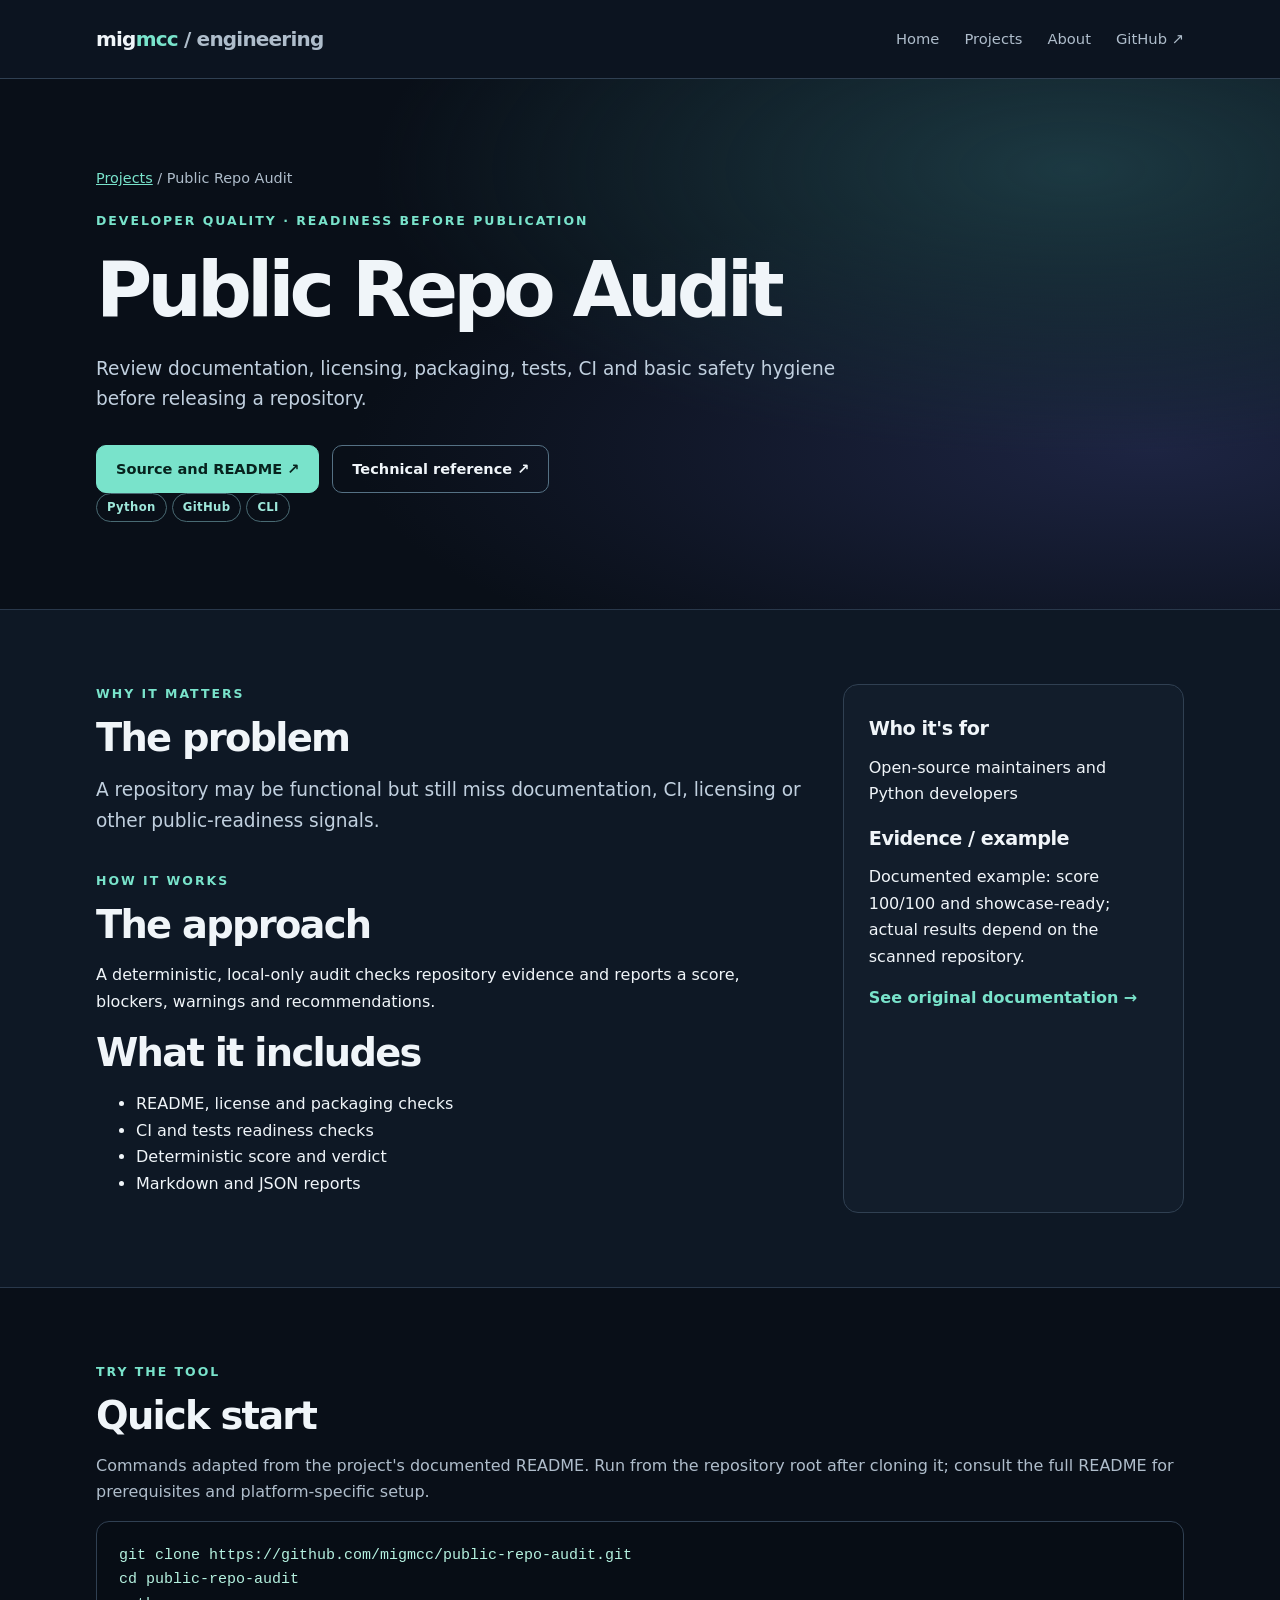
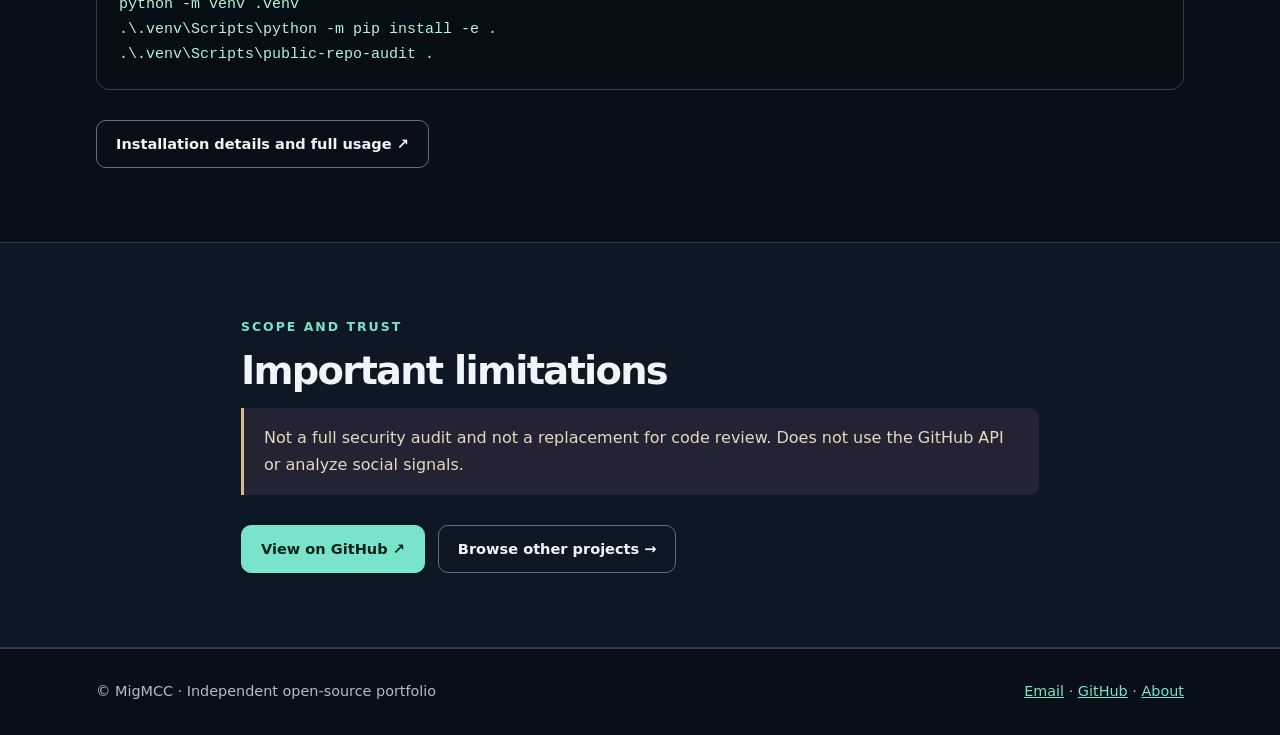
<file: projects/public-repo-audit/index.html>
<!doctype html><html lang="en"><head><meta charset="utf-8"><meta name="viewport" content="width=device-width,initial-scale=1"><meta name="theme-color" content="#090f18"><meta name="description" content="Review documentation, licensing, packaging, tests, CI and basic safety hygiene before releasing a repository."><meta name="robots" content="index,follow"><meta property="og:title" content="Public Repo Audit"><meta property="og:description" content="Review documentation, licensing, packaging, tests, CI and basic safety hygiene before releasing a repository."><meta property="og:type" content="website"><title>Public Repo Audit | MigMCC</title><link rel="stylesheet" href="../../assets/site.css"><link rel="canonical" href="https://migmcc.github.io/projects/public-repo-audit/"><meta property="og:url" content="https://migmcc.github.io/projects/public-repo-audit/"><meta property="og:site_name" content="MigMCC Engineering"><meta property="og:image" content="https://migmcc.github.io/assets/og-card.png"><meta property="og:image:width" content="1200"><meta property="og:image:height" content="630"><meta property="og:image:alt" content="MigMCC: tools that make technical work easier to verify"><meta name="twitter:card" content="summary_large_image"></head><body><a class="skip" href="#main">Skip to content</a><header class="nav"><nav class="wrap nav-inner" aria-label="Main navigation"><a class="brand" href="../../index.html">mig<i>mcc</i><span class="muted"> / engineering</span></a><div class="menu"><a href="../../index.html">Home</a><a href="../../projects/index.html">Projects</a><a href="../../about/index.html">About</a><a href="https://github.com/migmcc" rel="noopener noreferrer">GitHub ↗</a></div></nav></header><main id="main"><section class="hero"><div class="wrap"><div class="breadcrumb"><a href="../index.html">Projects</a> / Public Repo Audit</div><div class="eyebrow">Developer Quality · Readiness before publication</div><h1>Public Repo Audit</h1><p class="lead">Review documentation, licensing, packaging, tests, CI and basic safety hygiene before releasing a repository.</p><div class="actions"><a class="button primary" href="https://github.com/migmcc/public-repo-audit" rel="noopener noreferrer">Source and README ↗</a><a class="button" href="https://github.com/migmcc/public-repo-audit/blob/main/docs/scoring.md" rel="noopener noreferrer">Technical reference ↗</a></div><span class="tag">Python</span><span class="tag">GitHub</span><span class="tag">CLI</span></div></section><section class="section alt"><div class="wrap wide"><div><div class="eyebrow">Why it matters</div><h2>The problem</h2><p class="lead">A repository may be functional but still miss documentation, CI, licensing or other public-readiness signals.</p><div class="eyebrow" style="margin-top:35px">How it works</div><h2>The approach</h2><p>A deterministic, local-only audit checks repository evidence and reports a score, blockers, warnings and recommendations.</p><h2>What it includes</h2><ul><li>README, license and packaging checks</li><li>CI and tests readiness checks</li><li>Deterministic score and verdict</li><li>Markdown and JSON reports</li></ul></div><aside class="panel"><h3>Who it's for</h3><p>Open-source maintainers and Python developers</p><h3>Evidence / example</h3><p>Documented example: score 100/100 and showcase-ready; actual results depend on the scanned repository.</p><p><a class="link" href="https://github.com/migmcc/public-repo-audit">See original documentation →</a></p></aside></div></section><section class="section"><div class="wrap"><div class="eyebrow">Try the tool</div><h2>Quick start</h2><p class="muted">Commands adapted from the project's documented README. Run from the repository root after cloning it; consult the full README for prerequisites and platform-specific setup.</p><pre class="code"><code>git clone https://github.com/migmcc/public-repo-audit.git
cd public-repo-audit
python -m venv .venv
.\.venv\Scripts\python -m pip install -e .
.\.venv\Scripts\public-repo-audit .</code></pre><div class="actions"><a class="button" href="https://github.com/migmcc/public-repo-audit">Installation details and full usage ↗</a></div></div></section><section class="section alt"><div class="wrap detail"><div class="eyebrow">Scope and trust</div><h2>Important limitations</h2><p class="notice">Not a full security audit and not a replacement for code review. Does not use the GitHub API or analyze social signals.</p><div class="actions"><a class="button primary" href="https://github.com/migmcc/public-repo-audit">View on GitHub ↗</a><a class="button" href="../index.html">Browse other projects →</a></div></div></section></main><footer class="footer"><div class="wrap flex"><span>© MigMCC · Independent open-source portfolio</span><span><a href="mailto:migmcc@gmail.com">Email</a> · <a href="https://github.com/migmcc">GitHub</a> · <a href="../../about/index.html">About</a></span></div></footer></body></html>
</file>
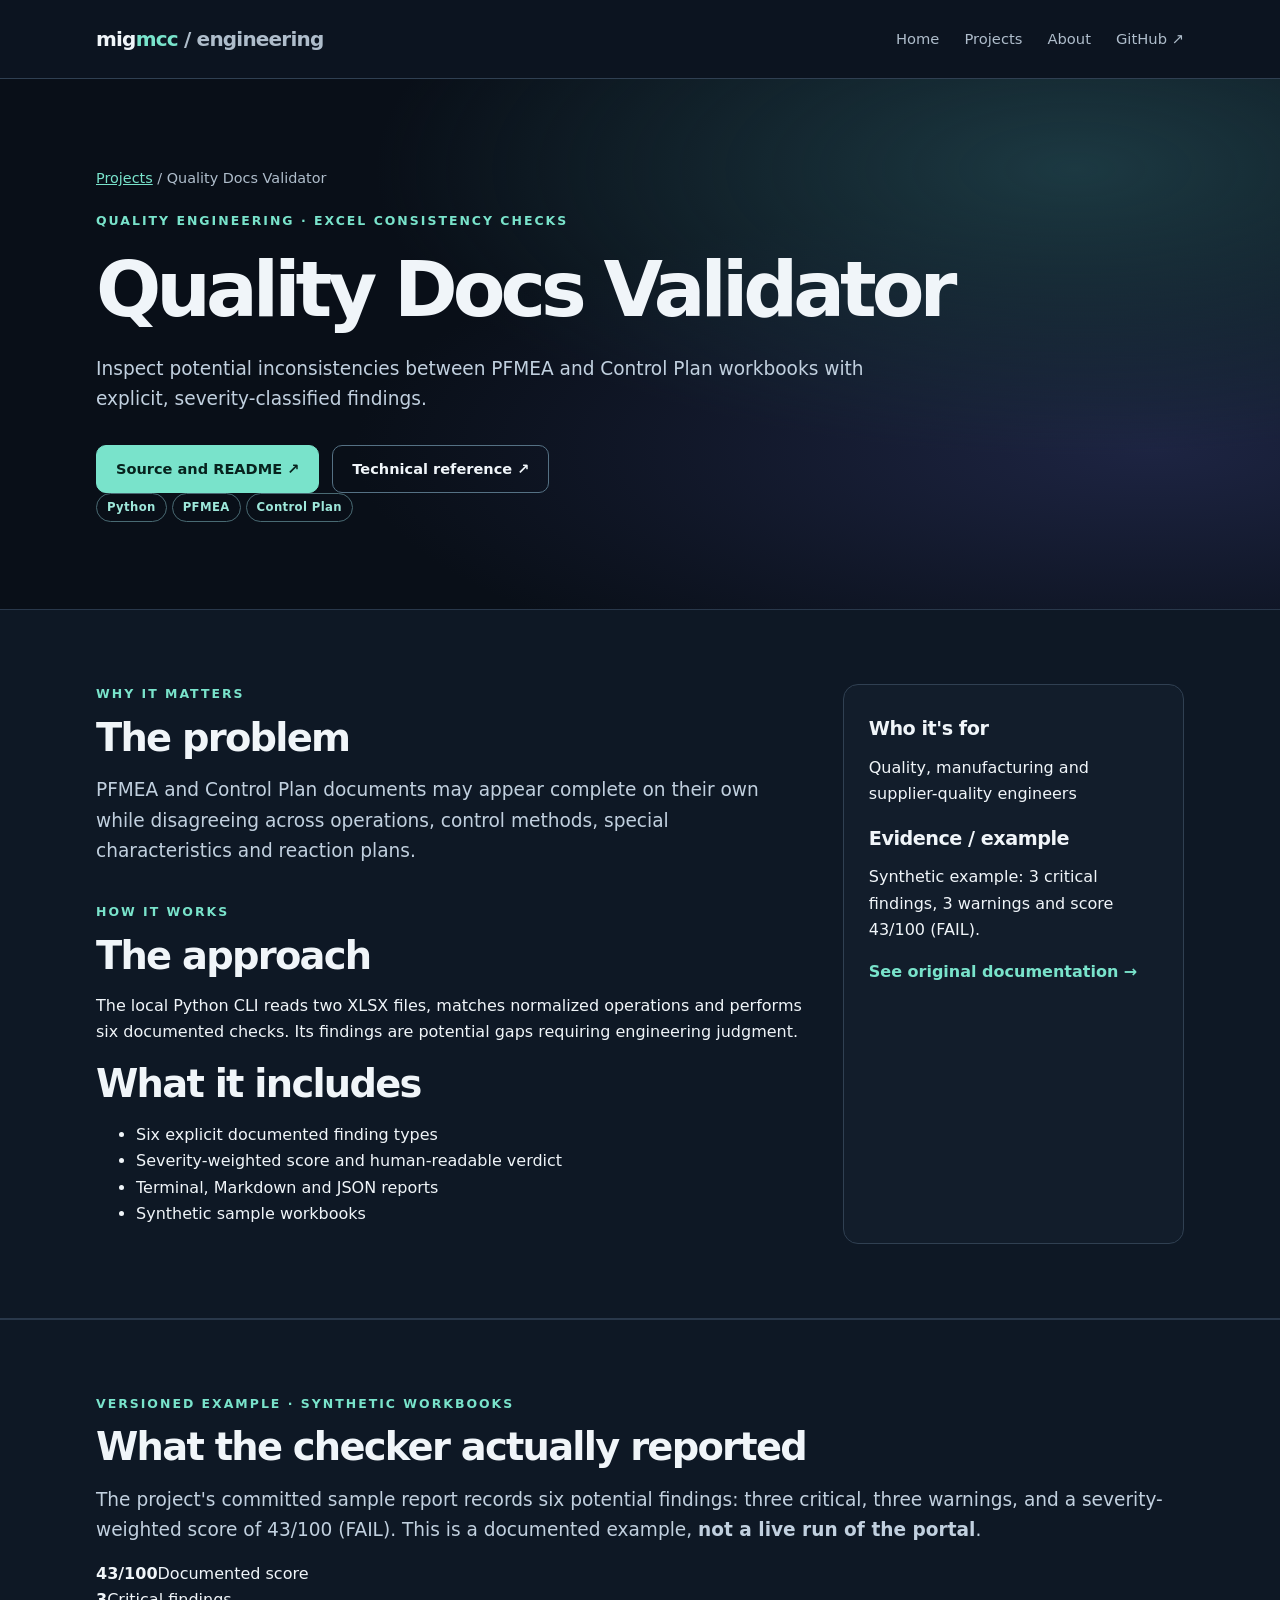
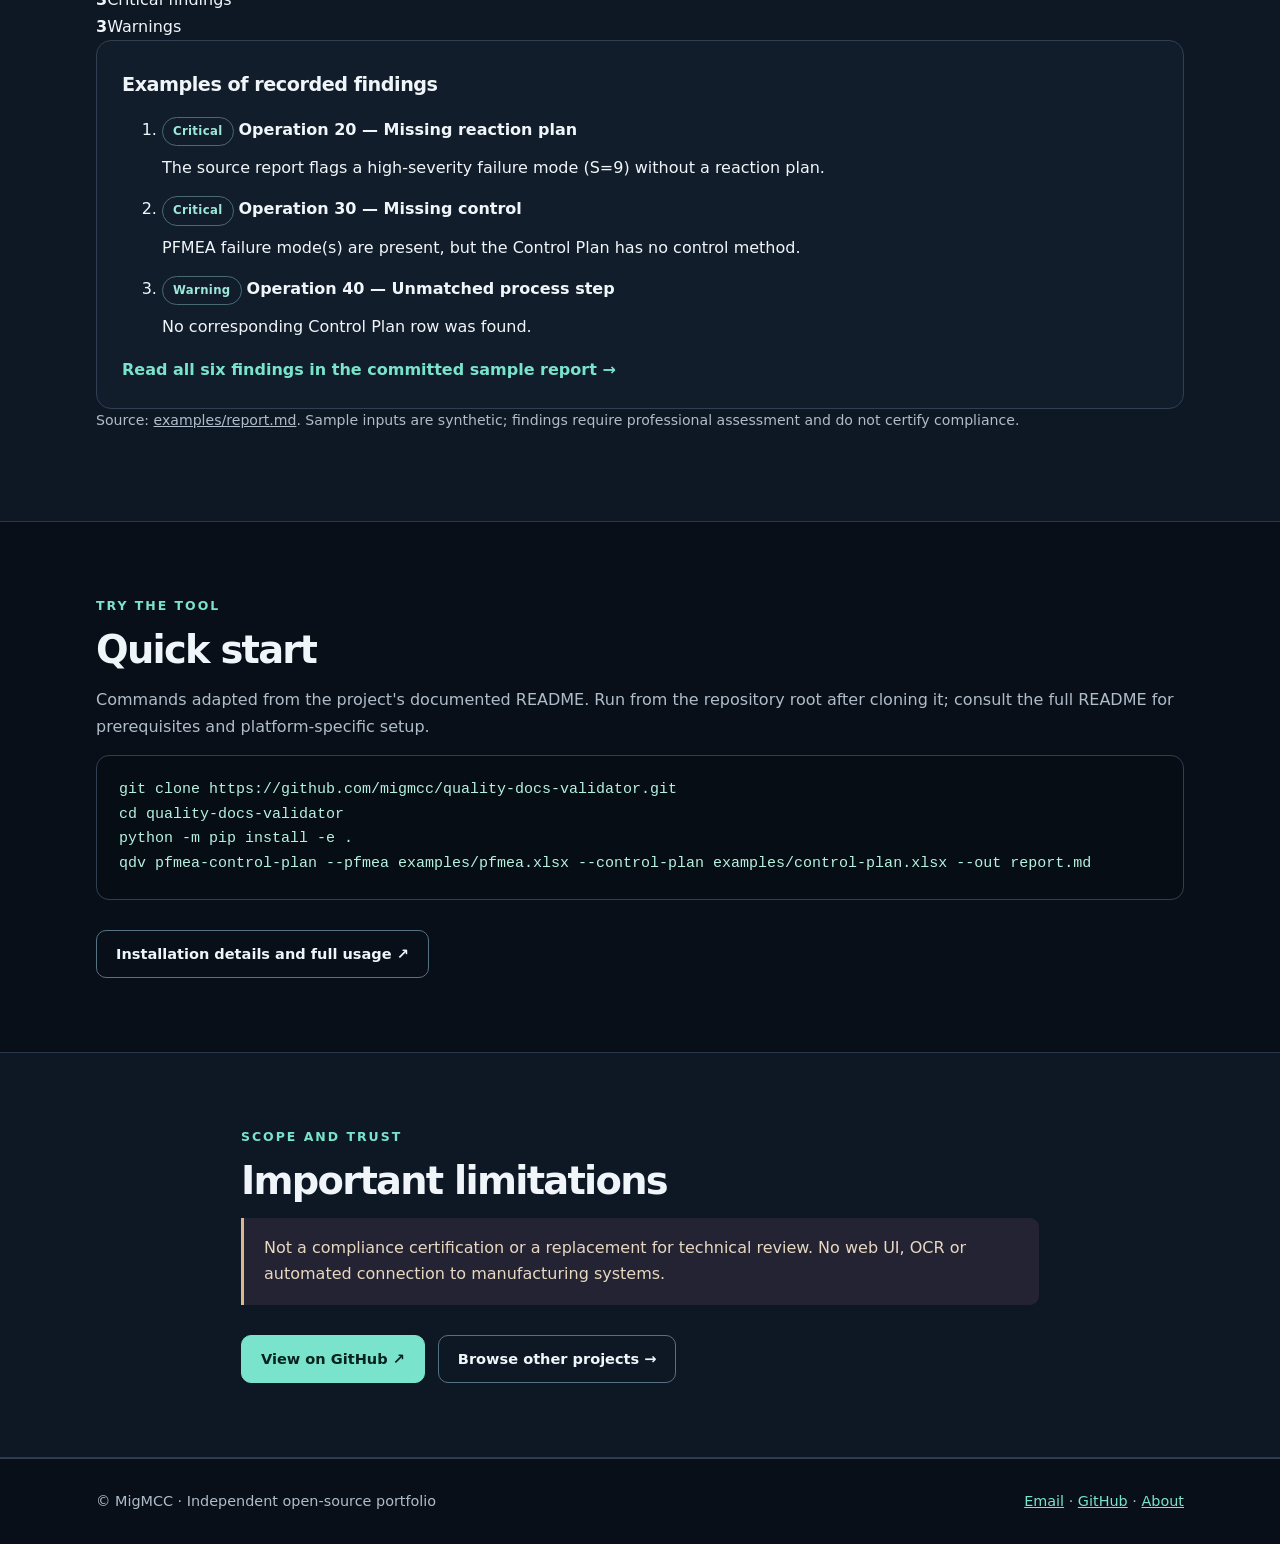
<file: projects/quality-docs-validator/index.html>
<!doctype html><html lang="en"><head><meta charset="utf-8"><meta name="viewport" content="width=device-width,initial-scale=1"><meta name="theme-color" content="#090f18"><meta name="description" content="Inspect potential inconsistencies between PFMEA and Control Plan workbooks with explicit, severity-classified findings."><meta name="robots" content="index,follow"><meta property="og:title" content="Quality Docs Validator"><meta property="og:description" content="Inspect potential inconsistencies between PFMEA and Control Plan workbooks with explicit, severity-classified findings."><meta property="og:type" content="website"><title>Quality Docs Validator | MigMCC</title><link rel="stylesheet" href="../../assets/site.css"><link rel="canonical" href="https://migmcc.github.io/projects/quality-docs-validator/"><meta property="og:url" content="https://migmcc.github.io/projects/quality-docs-validator/"><meta property="og:site_name" content="MigMCC Engineering"><meta property="og:image" content="https://migmcc.github.io/assets/og-card.png"><meta property="og:image:width" content="1200"><meta property="og:image:height" content="630"><meta property="og:image:alt" content="MigMCC: tools that make technical work easier to verify"><meta name="twitter:card" content="summary_large_image"></head><body><a class="skip" href="#main">Skip to content</a><header class="nav"><nav class="wrap nav-inner" aria-label="Main navigation"><a class="brand" href="../../index.html">mig<i>mcc</i><span class="muted"> / engineering</span></a><div class="menu"><a href="../../index.html">Home</a><a href="../../projects/index.html">Projects</a><a href="../../about/index.html">About</a><a href="https://github.com/migmcc" rel="noopener noreferrer">GitHub ↗</a></div></nav></header><main id="main"><section class="hero"><div class="wrap"><div class="breadcrumb"><a href="../index.html">Projects</a> / Quality Docs Validator</div><div class="eyebrow">Quality Engineering · Excel consistency checks</div><h1>Quality Docs Validator</h1><p class="lead">Inspect potential inconsistencies between PFMEA and Control Plan workbooks with explicit, severity-classified findings.</p><div class="actions"><a class="button primary" href="https://github.com/migmcc/quality-docs-validator" rel="noopener noreferrer">Source and README ↗</a><a class="button" href="https://github.com/migmcc/quality-docs-validator/blob/main/docs/FINDINGS.md" rel="noopener noreferrer">Technical reference ↗</a></div><span class="tag">Python</span><span class="tag">PFMEA</span><span class="tag">Control Plan</span></div></section><section class="section alt"><div class="wrap wide"><div><div class="eyebrow">Why it matters</div><h2>The problem</h2><p class="lead">PFMEA and Control Plan documents may appear complete on their own while disagreeing across operations, control methods, special characteristics and reaction plans.</p><div class="eyebrow" style="margin-top:35px">How it works</div><h2>The approach</h2><p>The local Python CLI reads two XLSX files, matches normalized operations and performs six documented checks. Its findings are potential gaps requiring engineering judgment.</p><h2>What it includes</h2><ul><li>Six explicit documented finding types</li><li>Severity-weighted score and human-readable verdict</li><li>Terminal, Markdown and JSON reports</li><li>Synthetic sample workbooks</li></ul></div><aside class="panel"><h3>Who it's for</h3><p>Quality, manufacturing and supplier-quality engineers</p><h3>Evidence / example</h3><p>Synthetic example: 3 critical findings, 3 warnings and score 43/100 (FAIL).</p><p><a class="link" href="https://github.com/migmcc/quality-docs-validator">See original documentation →</a></p></aside></div></section><section class="section alt" id="sample-evidence"><div class="wrap"><div class="eyebrow">Versioned example · synthetic workbooks</div><h2>What the checker actually reported</h2><p class="lead">The project's committed sample report records six potential findings: three critical, three warnings, and a severity-weighted score of 43/100 (FAIL). This is a documented example, <strong>not a live run of the portal</strong>.</p><div class="evidence-stats"><div><strong>43/100</strong><span>Documented score</span></div><div><strong>3</strong><span>Critical findings</span></div><div><strong>3</strong><span>Warnings</span></div></div><div class="panel"><h3>Examples of recorded findings</h3><ol class="evidence-findings"><li><span class="tag">Critical</span><strong>Operation 20 — Missing reaction plan</strong><p>The source report flags a high-severity failure mode (S=9) without a reaction plan.</p></li><li><span class="tag">Critical</span><strong>Operation 30 — Missing control</strong><p>PFMEA failure mode(s) are present, but the Control Plan has no control method.</p></li><li><span class="tag">Warning</span><strong>Operation 40 — Unmatched process step</strong><p>No corresponding Control Plan row was found.</p></li></ol><a class="link" href="https://github.com/migmcc/quality-docs-validator/blob/main/examples/report.md" rel="noopener noreferrer">Read all six findings in the committed sample report →</a></div><p class="small muted">Source: <a href="https://github.com/migmcc/quality-docs-validator/blob/main/examples/report.md">examples/report.md</a>. Sample inputs are synthetic; findings require professional assessment and do not certify compliance.</p></div></section><section class="section"><div class="wrap"><div class="eyebrow">Try the tool</div><h2>Quick start</h2><p class="muted">Commands adapted from the project's documented README. Run from the repository root after cloning it; consult the full README for prerequisites and platform-specific setup.</p><pre class="code"><code>git clone https://github.com/migmcc/quality-docs-validator.git
cd quality-docs-validator
python -m pip install -e .
qdv pfmea-control-plan --pfmea examples/pfmea.xlsx --control-plan examples/control-plan.xlsx --out report.md</code></pre><div class="actions"><a class="button" href="https://github.com/migmcc/quality-docs-validator">Installation details and full usage ↗</a></div></div></section><section class="section alt"><div class="wrap detail"><div class="eyebrow">Scope and trust</div><h2>Important limitations</h2><p class="notice">Not a compliance certification or a replacement for technical review. No web UI, OCR or automated connection to manufacturing systems.</p><div class="actions"><a class="button primary" href="https://github.com/migmcc/quality-docs-validator">View on GitHub ↗</a><a class="button" href="../index.html">Browse other projects →</a></div></div></section></main><footer class="footer"><div class="wrap flex"><span>© MigMCC · Independent open-source portfolio</span><span><a href="mailto:migmcc@gmail.com">Email</a> · <a href="https://github.com/migmcc">GitHub</a> · <a href="../../about/index.html">About</a></span></div></footer></body></html>
</file>
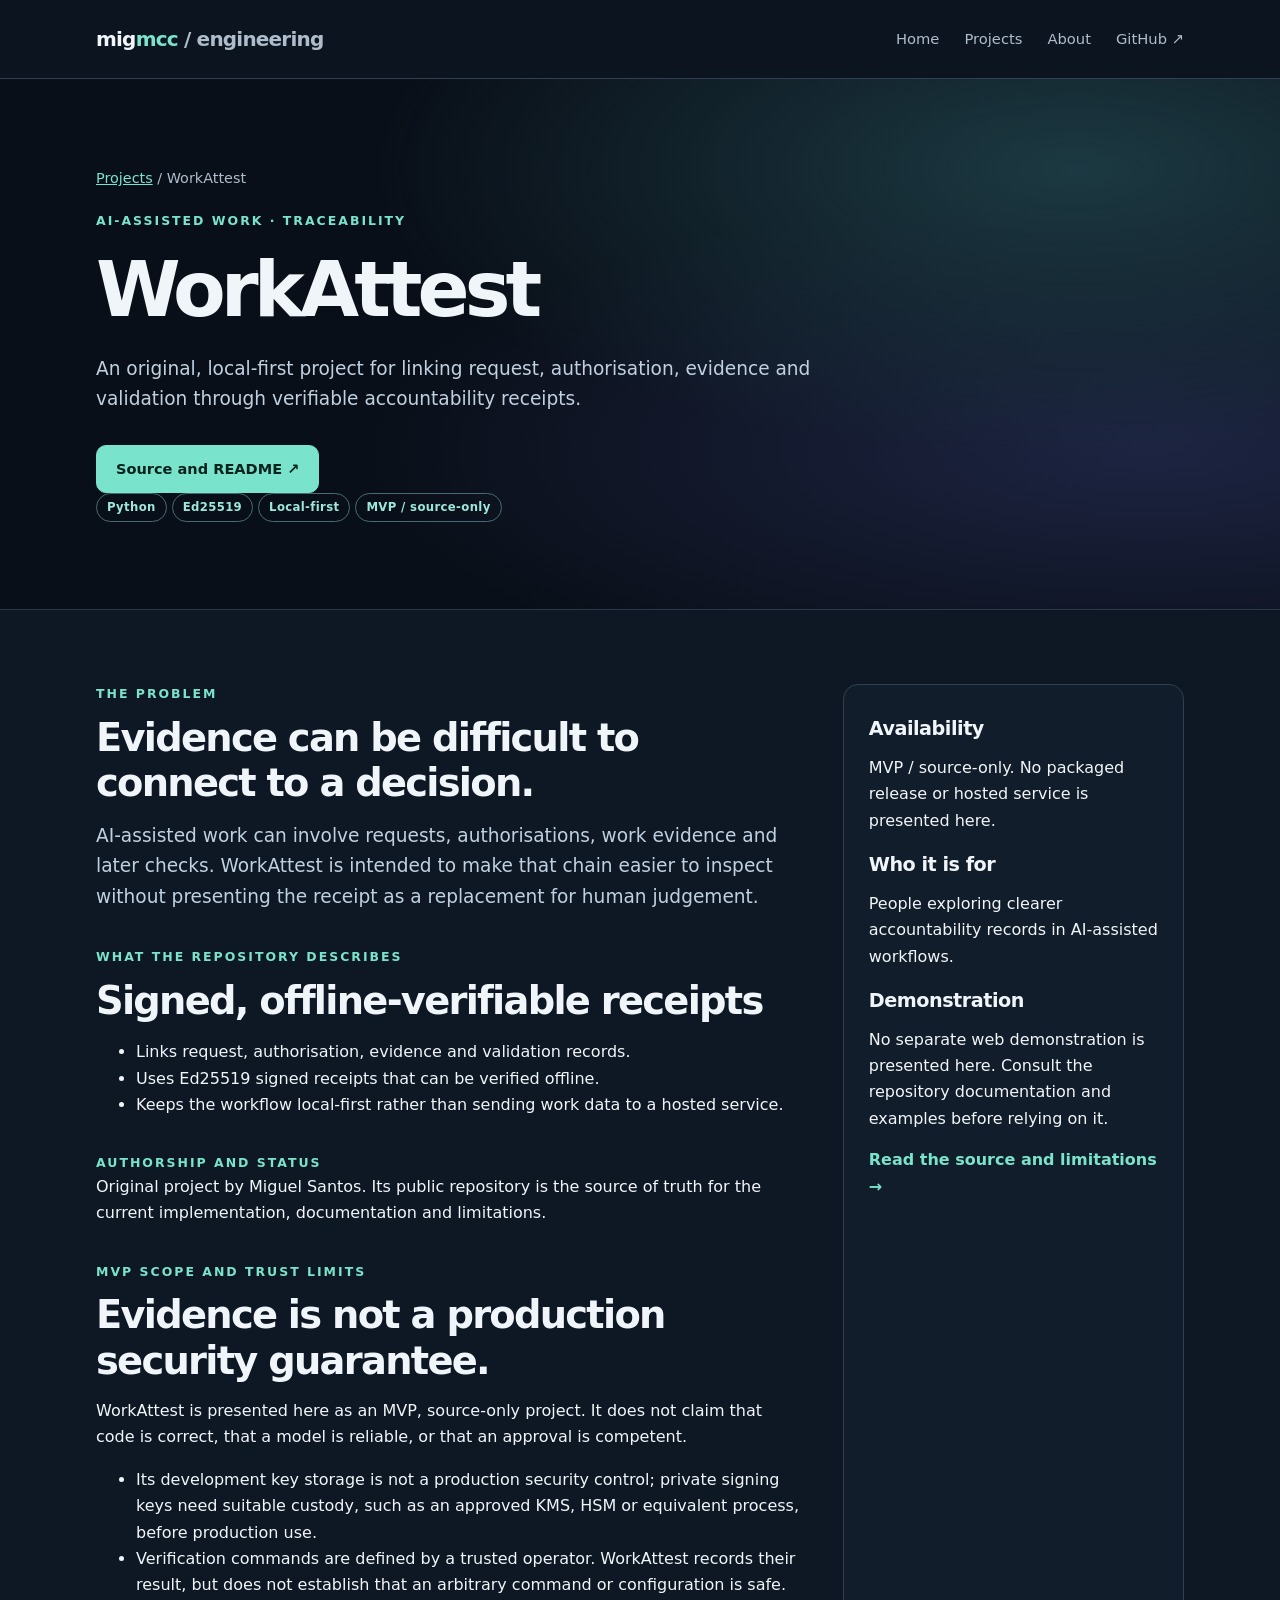
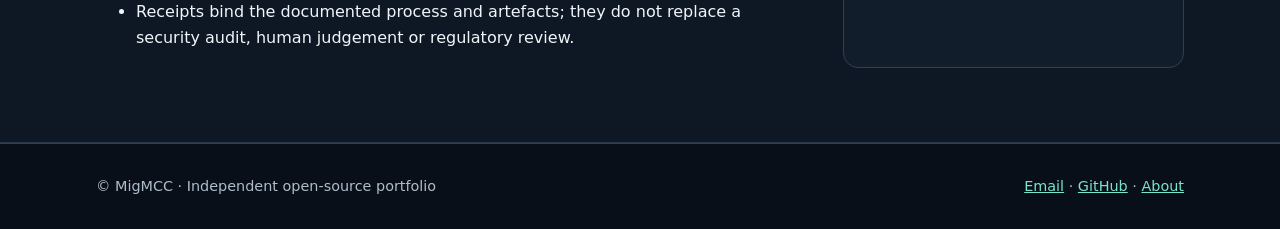
<file: projects/workattest/index.html>
<!doctype html><html lang="en"><head><meta charset="utf-8"><meta name="viewport" content="width=device-width,initial-scale=1"><meta name="theme-color" content="#090f18"><meta name="description" content="WorkAttest is an original local-first project for verifiable accountability receipts in AI-assisted work."><meta name="robots" content="index,follow"><meta property="og:title" content="WorkAttest"><meta property="og:description" content="Verifiable accountability receipts for AI-assisted work."><meta property="og:type" content="website"><meta property="og:url" content="https://migmcc.github.io/projects/workattest/"><meta property="og:site_name" content="MigMCC Engineering"><meta property="og:image" content="https://migmcc.github.io/assets/og-card.png"><meta property="og:image:width" content="1200"><meta property="og:image:height" content="630"><meta property="og:image:alt" content="MigMCC: tools that make technical work easier to verify"><meta name="twitter:card" content="summary_large_image"><title>WorkAttest | MigMCC</title><link rel="canonical" href="https://migmcc.github.io/projects/workattest/"><link rel="stylesheet" href="../../assets/site.css"></head><body><a class="skip" href="#main">Skip to content</a><header class="nav"><nav class="wrap nav-inner" aria-label="Main navigation"><a class="brand" href="../../index.html">mig<i>mcc</i><span class="muted"> / engineering</span></a><div class="menu"><a href="../../index.html">Home</a><a href="../index.html">Projects</a><a href="../../about/index.html">About</a><a href="https://github.com/migmcc" rel="noopener noreferrer">GitHub ↗</a></div></nav></header><main id="main"><section class="hero"><div class="wrap"><div class="breadcrumb"><a href="../index.html">Projects</a> / WorkAttest</div><div class="eyebrow">AI-assisted work · Traceability</div><h1>WorkAttest</h1><p class="lead">An original, local-first project for linking request, authorisation, evidence and validation through verifiable accountability receipts.</p><div class="actions"><a class="button primary" href="https://github.com/migmcc/WorkAttest" rel="noopener noreferrer">Source and README ↗</a></div><span class="tag">Python</span><span class="tag">Ed25519</span><span class="tag">Local-first</span><span class="tag">MVP / source-only</span></div></section><section class="section alt"><div class="wrap wide"><div><div class="eyebrow">The problem</div><h2>Evidence can be difficult to connect to a decision.</h2><p class="lead">AI-assisted work can involve requests, authorisations, work evidence and later checks. WorkAttest is intended to make that chain easier to inspect without presenting the receipt as a replacement for human judgement.</p><div class="eyebrow" style="margin-top:35px">What the repository describes</div><h2>Signed, offline-verifiable receipts</h2><ul><li>Links request, authorisation, evidence and validation records.</li><li>Uses Ed25519 signed receipts that can be verified offline.</li><li>Keeps the workflow local-first rather than sending work data to a hosted service.</li></ul><div class="eyebrow" style="margin-top:35px">Authorship and status</div><p>Original project by Miguel Santos. Its public repository is the source of truth for the current implementation, documentation and limitations.</p><div class="eyebrow" style="margin-top:35px">MVP scope and trust limits</div><h2>Evidence is not a production security guarantee.</h2><p>WorkAttest is presented here as an MVP, source-only project. It does not claim that code is correct, that a model is reliable, or that an approval is competent.</p><ul><li>Its development key storage is not a production security control; private signing keys need suitable custody, such as an approved KMS, HSM or equivalent process, before production use.</li><li>Verification commands are defined by a trusted operator. WorkAttest records their result, but does not establish that an arbitrary command or configuration is safe.</li><li>Receipts bind the documented process and artefacts; they do not replace a security audit, human judgement or regulatory review.</li></ul></div><aside class="panel"><h3>Availability</h3><p>MVP / source-only. No packaged release or hosted service is presented here.</p><h3>Who it is for</h3><p>People exploring clearer accountability records in AI-assisted workflows.</p><h3>Demonstration</h3><p>No separate web demonstration is presented here. Consult the repository documentation and examples before relying on it.</p><p><a class="link" href="https://github.com/migmcc/WorkAttest">Read the source and limitations →</a></p></aside></div></section></main><footer class="footer"><div class="wrap flex"><span>© MigMCC · Independent open-source portfolio</span><span><a href="mailto:migmcc@gmail.com">Email</a> · <a href="https://github.com/migmcc">GitHub</a> · <a href="../../about/index.html">About</a></span></div></footer></body></html>
</file>
<file: assets/site.css>
:root{color-scheme:dark;--bg:#090f18;--surface:#121d2b;--surface2:#192738;--border:#304052;--text:#f0f5f9;--muted:#afbdcb;--accent:#79e3cb;--accent2:#b6c7fe;--max:1140px;font-family:Inter,ui-sans-serif,system-ui,-apple-system,Segoe UI,Arial,sans-serif;line-height:1.65}
*{box-sizing:border-box}
html{scroll-behavior:smooth}
body{background:var(--bg);color:var(--text);margin:0}
a{color:inherit}
a:focus-visible,button:focus-visible,input:focus-visible{outline:3px solid var(--accent);outline-offset:4px}
.wrap{max-width:var(--max);padding:0 26px;margin:auto}
.skip{position:absolute;top:-80px;left:10px;padding:10px;background:white;color:black;z-index:99}
.skip:focus{top:10px}
.nav{border-bottom:1px solid var(--border);background:#0c1420}
.nav-inner{min-height:78px;display:flex;align-items:center;justify-content:space-between;gap:20px}
.brand{font-weight:850;text-decoration:none;letter-spacing:-.04em;font-size:1.25rem}
.brand i{font-style:normal;color:var(--accent)}
.menu{display:flex;gap:25px;flex-wrap:wrap}
.menu a{font-size:.92rem;text-decoration:none;color:var(--muted)}
.menu a[aria-current=page],.menu a:hover{color:var(--accent)}
.hero{padding:88px 0 78px;position:relative;overflow:hidden;background:radial-gradient(ellipse at 84% 17%,#1c3942 0,transparent 46%),radial-gradient(ellipse at 90% 70%,#1d2442 0,transparent 49%)}
.eyebrow{text-transform:uppercase;color:var(--accent);font-size:.78rem;font-weight:800;letter-spacing:.16em}
.hero h1{font-size:clamp(2.65rem,6vw,5.4rem);letter-spacing:-.065em;line-height:1.06;max-width:950px;margin:18px 0 23px}
.hero .lead{max-width:770px}
.lead{font-size:1.16rem;color:#c1d0df}
.muted{color:var(--muted)}
.actions{display:flex;gap:13px;flex-wrap:wrap;margin-top:30px}
.button{display:inline-flex;text-decoration:none;align-items:center;justify-content:center;border:1px solid #557184;border-radius:10px;padding:11px 19px;font-weight:750;font-size:.91rem;min-height:46px}
.button.primary{background:var(--accent);border-color:var(--accent);color:#07231e}
.button:hover{filter:brightness(1.11)}
.section{padding:74px 0}
.section.alt{background:#0e1825;border-block:1px solid #29384b}
.section-head{display:flex;justify-content:space-between;align-items:flex-end;flex-wrap:wrap;gap:15px;margin-bottom:28px}
h2{font-size:clamp(1.7rem,3vw,2.55rem);letter-spacing:-.045em;line-height:1.18;margin:10px 0 15px}
h3{margin:3px 0 10px;font-size:1.2rem;letter-spacing:-.025em}
p{margin:0 0 15px}
.grid{display:grid;grid-template-columns:repeat(3,minmax(0,1fr));gap:17px}
.card{background:var(--surface);border:1px solid var(--border);border-radius:16px;padding:24px;min-height:230px;display:flex;flex-direction:column}
.card:hover{border-color:#668a94}
.card p{flex:1;color:var(--muted)}
.card .link{margin-top:16px}
.link{color:var(--accent);font-weight:750;text-decoration:none}
.link:hover{text-decoration:underline}
.tag{display:inline-block;border:1px solid #496a73;color:#9ee8db;padding:4px 10px;border-radius:30px;font-size:.73rem;font-weight:650;letter-spacing:.03em;margin:0 5px 9px 0}
.wide{display:grid;grid-template-columns:1.35fr .65fr;gap:38px}
.panel{background:var(--surface);border:1px solid var(--border);border-radius:15px;padding:25px}
.panel ul{padding-left:20px}
.panel li{margin-bottom:6px}
.steps{display:grid;grid-template-columns:repeat(3,1fr);gap:18px}
.step{border-left:3px solid var(--accent);padding-left:20px;color:var(--muted)}
.step strong{color:var(--text);display:block;font-size:1.04rem;margin-bottom:5px}
.footer{padding:31px 0;border-top:1px solid var(--border);font-size:.9rem;color:var(--muted)}
.footer .flex{display:flex;justify-content:space-between;gap:20px;flex-wrap:wrap}
.footer a{color:var(--accent)}
.breadcrumb{font-size:.9rem;color:var(--muted);margin-bottom:20px}
.breadcrumb a{color:var(--accent)}
.code{background:#070d15;border:1px solid var(--border);border-radius:13px;padding:22px;color:#b5f2e0;overflow:auto;white-space:pre;font:15px/1.65 ui-monospace,SFMono-Regular,Consolas,monospace}
.small{font-size:.88rem}
.notice{background:#242333;border-left:3px solid #d9b98c;padding:17px 20px;border-radius:0 9px 9px 0;color:#e7d8c0}
.detail{max-width:850px}
.filter{width:100%;font:inherit;color:var(--text);background:var(--surface);border:1px solid #53697e;border-radius:11px;padding:13px 16px;margin:5px 0 24px}
.counter{color:var(--muted);font-size:.87rem;margin-bottom:12px}
.cards2{grid-template-columns:repeat(2,minmax(0,1fr))}
.visual{border:1px solid #42636b;border-radius:18px;background:linear-gradient(130deg,#122b37,#19283e);padding:24px;margin-top:28px;overflow:hidden}
.visual .pipe{display:flex;justify-content:space-between;gap:12px;align-items:center;flex-wrap:wrap}
.visual .node{background:#172738;border:1px solid #52808b;color:#defcf7;border-radius:9px;padding:16px 19px;flex:1;min-width:130px;text-align:center;font-weight:720;font-size:.85rem}
.visual .arrow{color:var(--accent);font-size:1.6rem}
.visual figcaption{font-size:.8rem;color:var(--muted);margin-top:12px}
::selection{background:#2c736c;color:white}
@media(max-width:850px){.grid{grid-template-columns:repeat(2,minmax(0,1fr))}
.wide{grid-template-columns:1fr}
.hero{padding:62px 0}
.steps{grid-template-columns:1fr}
}
@media(max-width:580px){.grid,.cards2{grid-template-columns:1fr}
.nav-inner{padding:16px 0;align-items:flex-start;flex-direction:column;gap:11px}
.menu{gap:18px}
.wrap{padding:0 20px}
.section{padding:52px 0}
.card{min-height:auto}
.visual .pipe{flex-direction:column}
.visual .node{width:100%}
.hero h1{font-size:2.7rem}
}
@media(prefers-reduced-motion:reduce){html{scroll-behavior:auto}
}
[hidden]{display:none!important}
.project-system{background:linear-gradient(135deg,#0b1729,#102936 55%,#0d1d2b);border-block:1px solid #28515d}
.project-map{margin:0;border:1px solid #376b75;border-radius:18px;overflow:hidden;background:#0b1729;box-shadow:0 18px 46px #02081155}
.project-map img{display:block;width:100%;height:auto}
.project-map figcaption{color:var(--muted);font-size:.84rem;padding:12px 17px;background:#0c1c2a}
.project-map-mobile{display:none}
.project-map-mobile a{display:block;text-decoration:none;color:var(--text);background:#122534;border:1px solid #396e78;border-radius:12px;padding:16px;margin-top:11px}
.project-map-mobile strong,.project-map-mobile span{display:block}
.project-map-mobile strong{color:#93ecde;font-size:1rem}
.project-map-mobile span{color:var(--muted);font-size:.92rem;margin-top:2px}
@media(max-width:1000px){.project-map{display:none}.project-map-mobile{display:block}}
</file>
<file: assets/overview.css>
.project-system{background:linear-gradient(135deg,#0b1729,#102936 55%,#0d1d2b);border-block:1px solid #28515d}
.project-map{margin:0;border:1px solid #376b75;border-radius:18px;overflow:hidden;background:#0b1729;box-shadow:0 18px 46px #02081155}
.project-map img{display:block;width:100%;height:auto}
.project-map figcaption{color:var(--muted);font-size:.84rem;padding:12px 17px;background:#0c1c2a}
.project-map-mobile{display:none}
.project-map-mobile a{display:block;text-decoration:none;color:var(--text);background:#122534;border:1px solid #396e78;border-radius:12px;padding:16px;margin-top:11px}
.project-map-mobile strong,.project-map-mobile span{display:block}
.project-map-mobile strong{color:#93ecde;font-size:1rem}
.project-map-mobile span{color:var(--muted);font-size:.92rem;margin-top:2px}
@media(max-width:1000px){.project-map{display:none}.project-map-mobile{display:block}}
</file>
<file: assets/catalog.css>
.projects-hero{padding:64px 0 52px}.projects-hero h1{margin-bottom:16px}.release-guide{border-left:3px solid #547a88;color:var(--muted);max-width:820px;padding:10px 0 10px 16px;margin:0 0 30px}.release-guide p{margin:3px 0 0}.status{display:inline-block;border:1px solid #516a92;color:#c7d4ff;background:#18243a;padding:4px 10px;border-radius:30px;font-size:.73rem;font-weight:750;letter-spacing:.03em;margin:0 5px 9px 0}.status.source{border-color:#806d4d;color:#f0d6a1;background:#29251e}.card[data-kind=quality]{border-top:3px solid #59a9a1}.card[data-kind=workflow]{border-top:3px solid #879fe5}.card[data-kind=traceability]{border-top:3px solid #b39064}.card-actions{display:grid;gap:9px;margin-top:auto;padding-top:9px}.card-actions .link{margin:0}.primary-action{display:inline-flex;align-items:center;justify-content:center;background:var(--accent);color:#07231e;border:1px solid var(--accent);border-radius:9px;padding:9px 13px;font-size:.86rem}.primary-action:hover{text-decoration:none;filter:brightness(1.08)}.secondary-action{font-size:.86rem;padding-left:2px;color:var(--accent2)}@media(max-width:580px){.projects-hero{padding:44px 0 36px}.release-guide{margin-bottom:24px}.card-actions{gap:10px}.primary-action{min-height:44px}}
</file>
